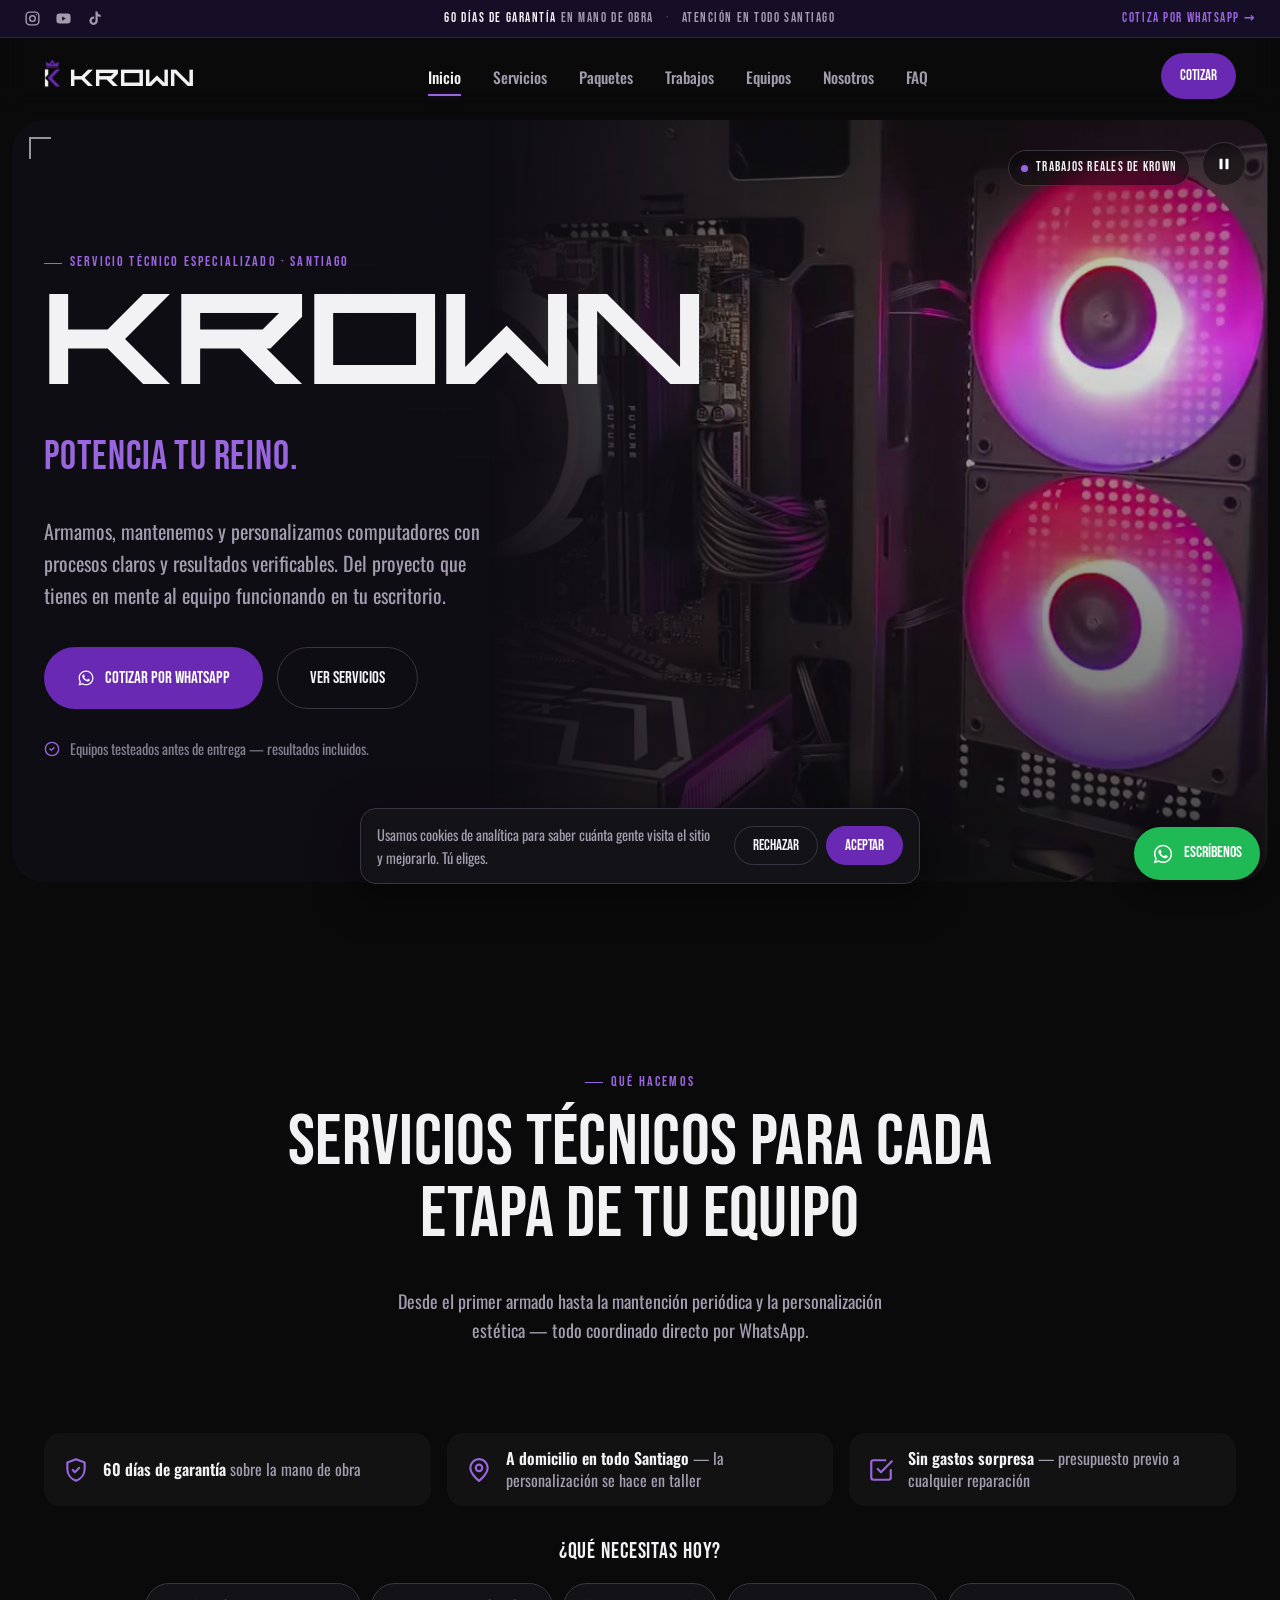
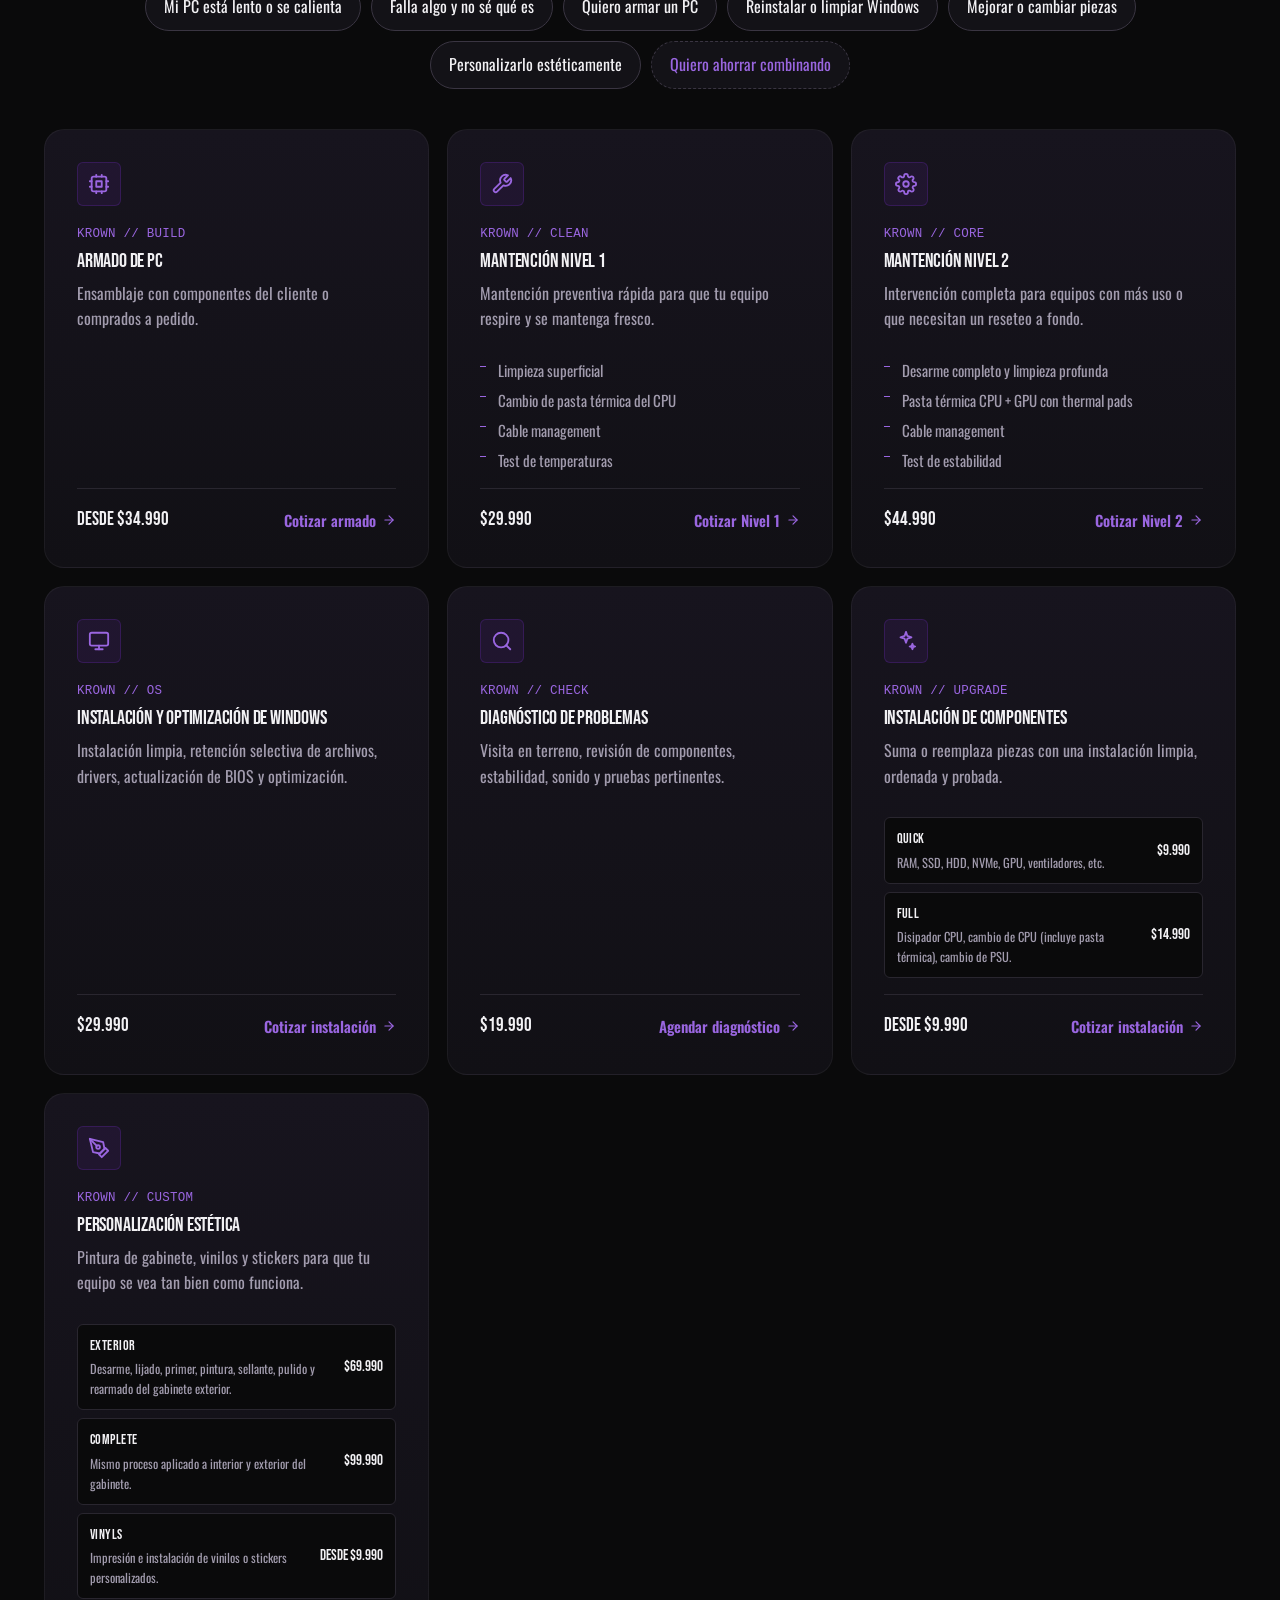
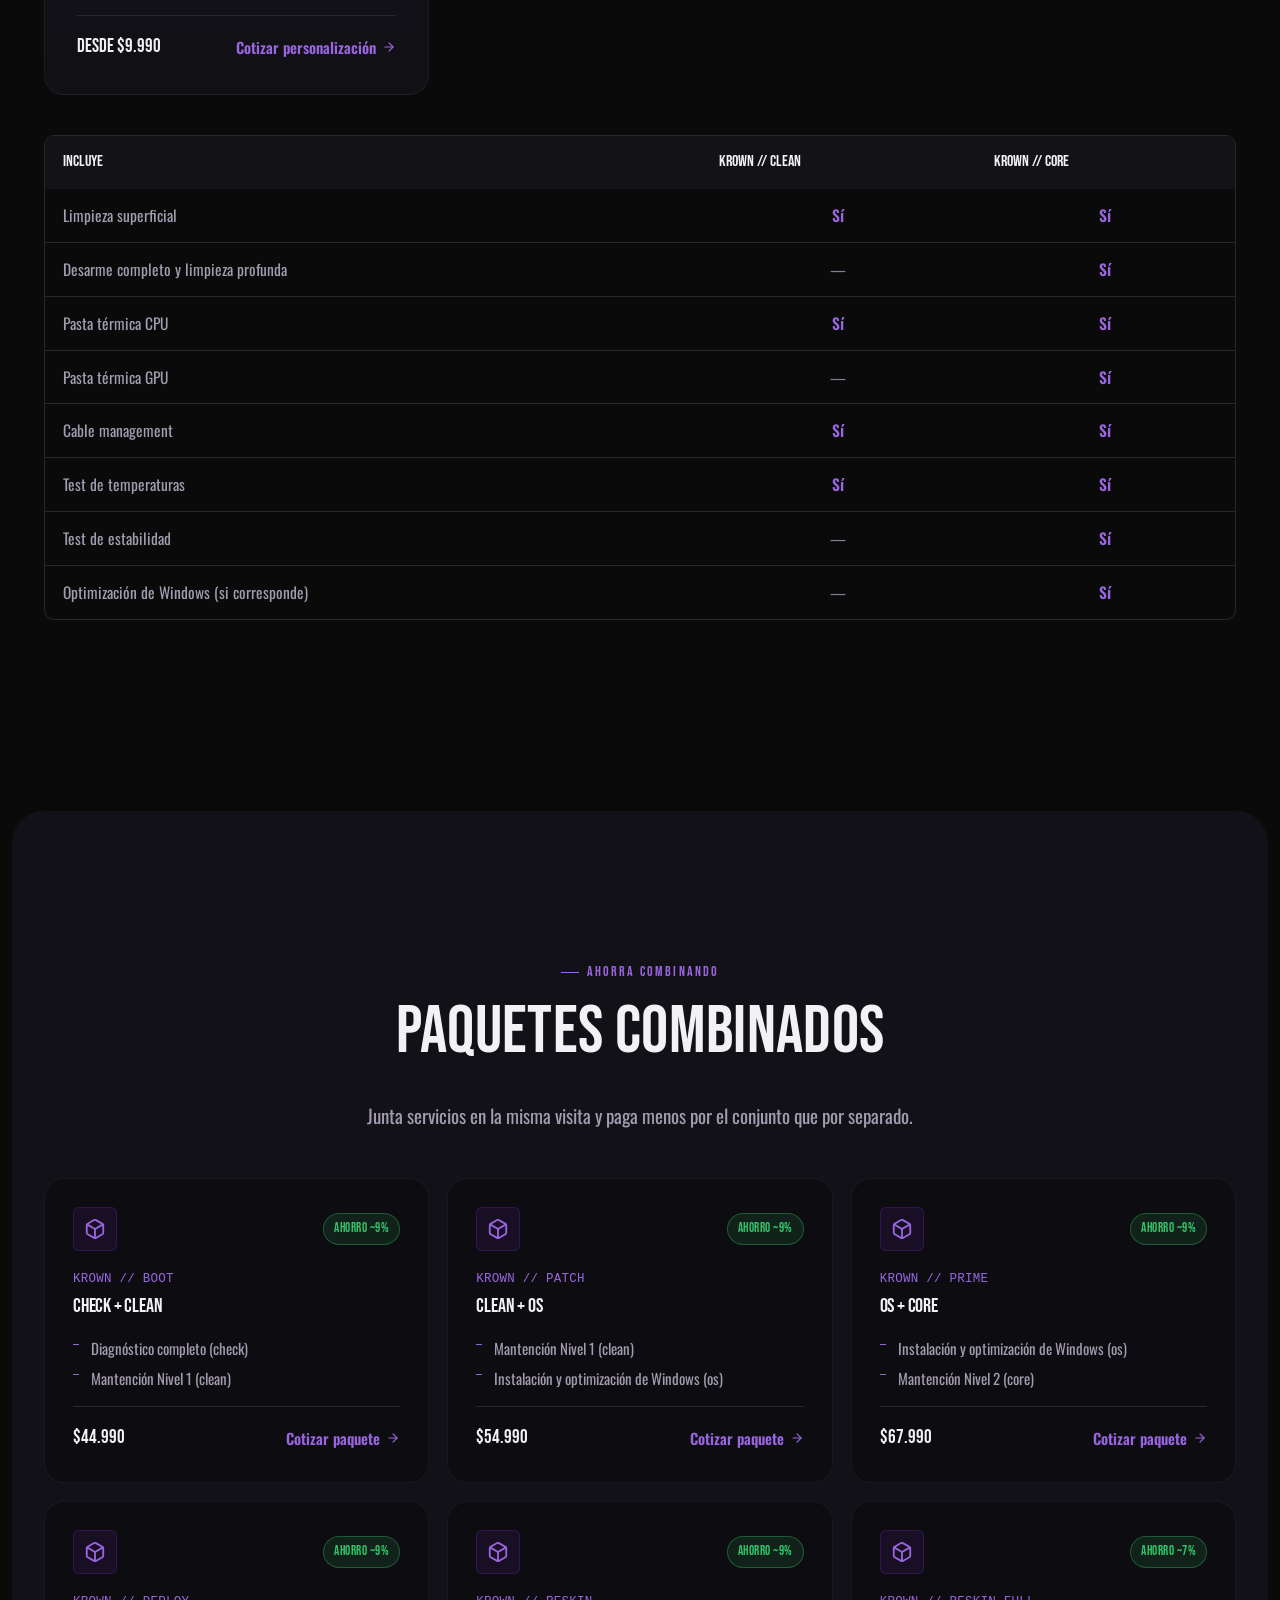
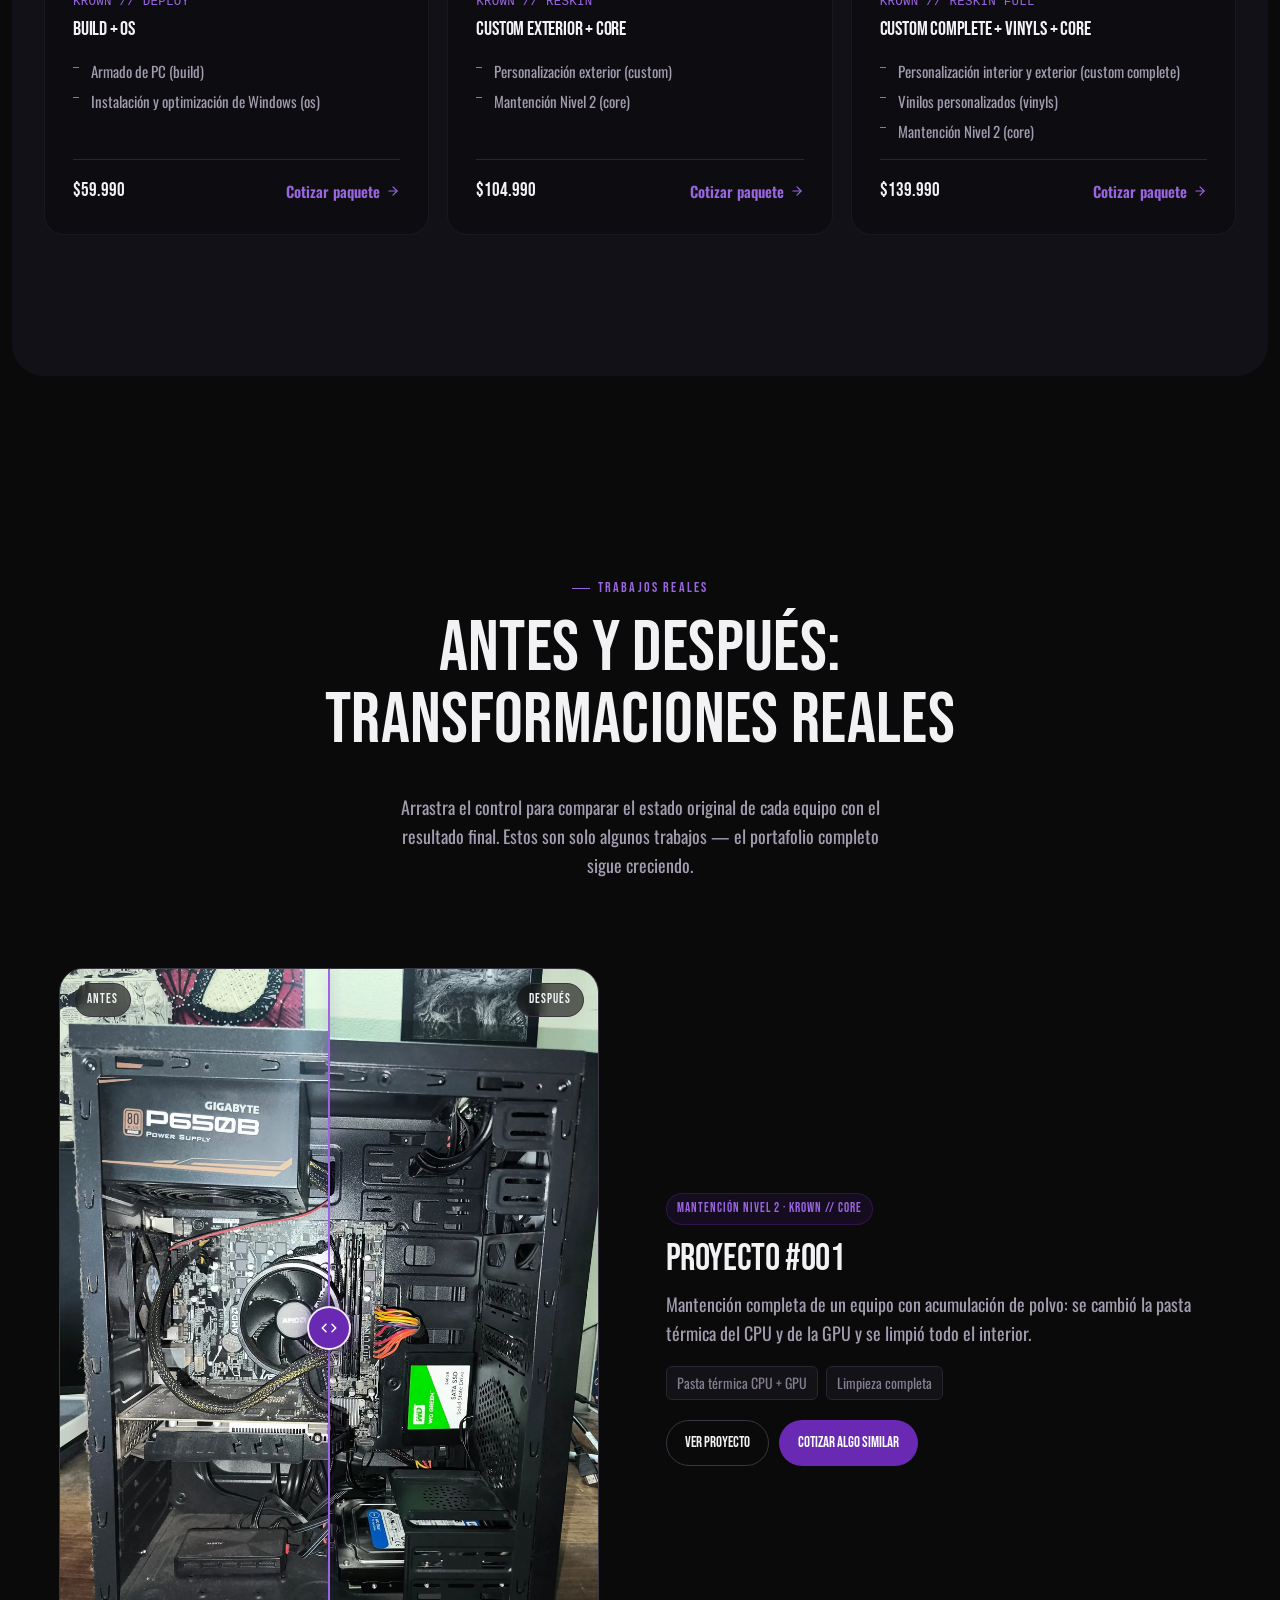
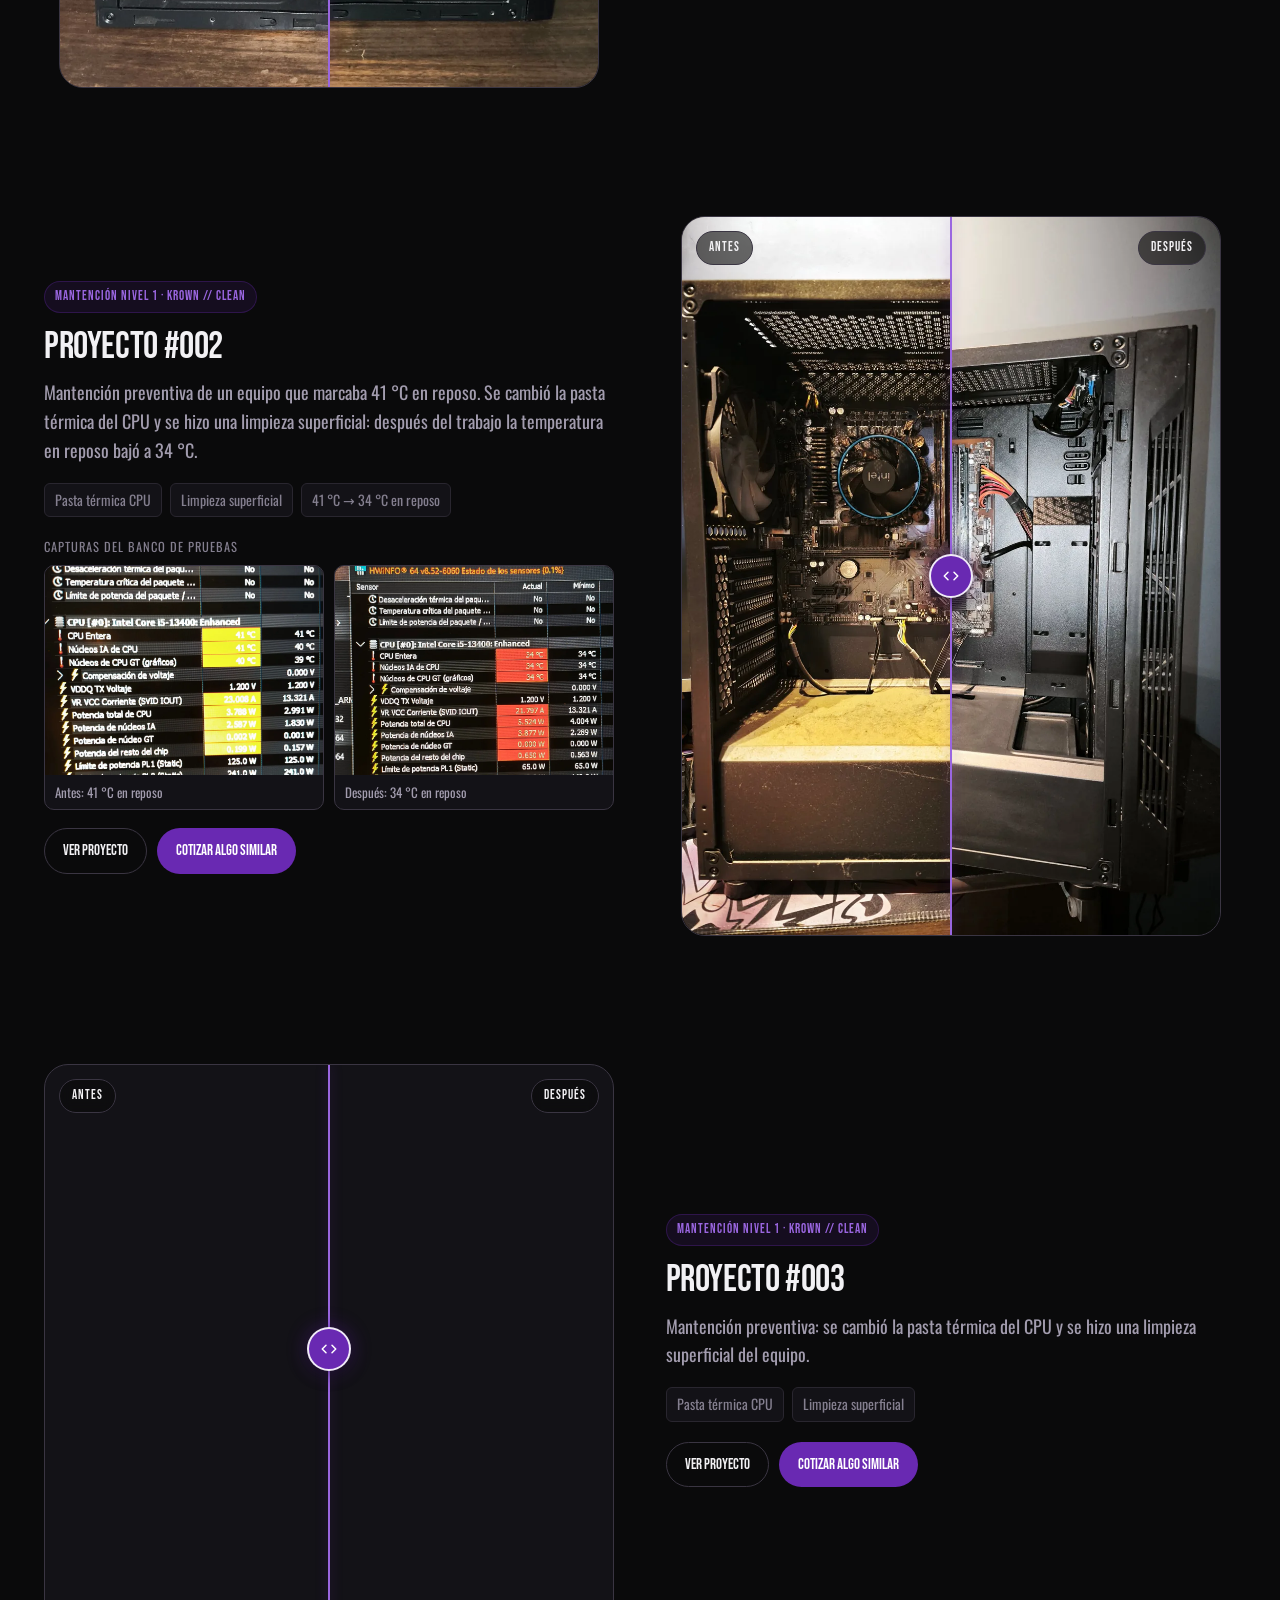
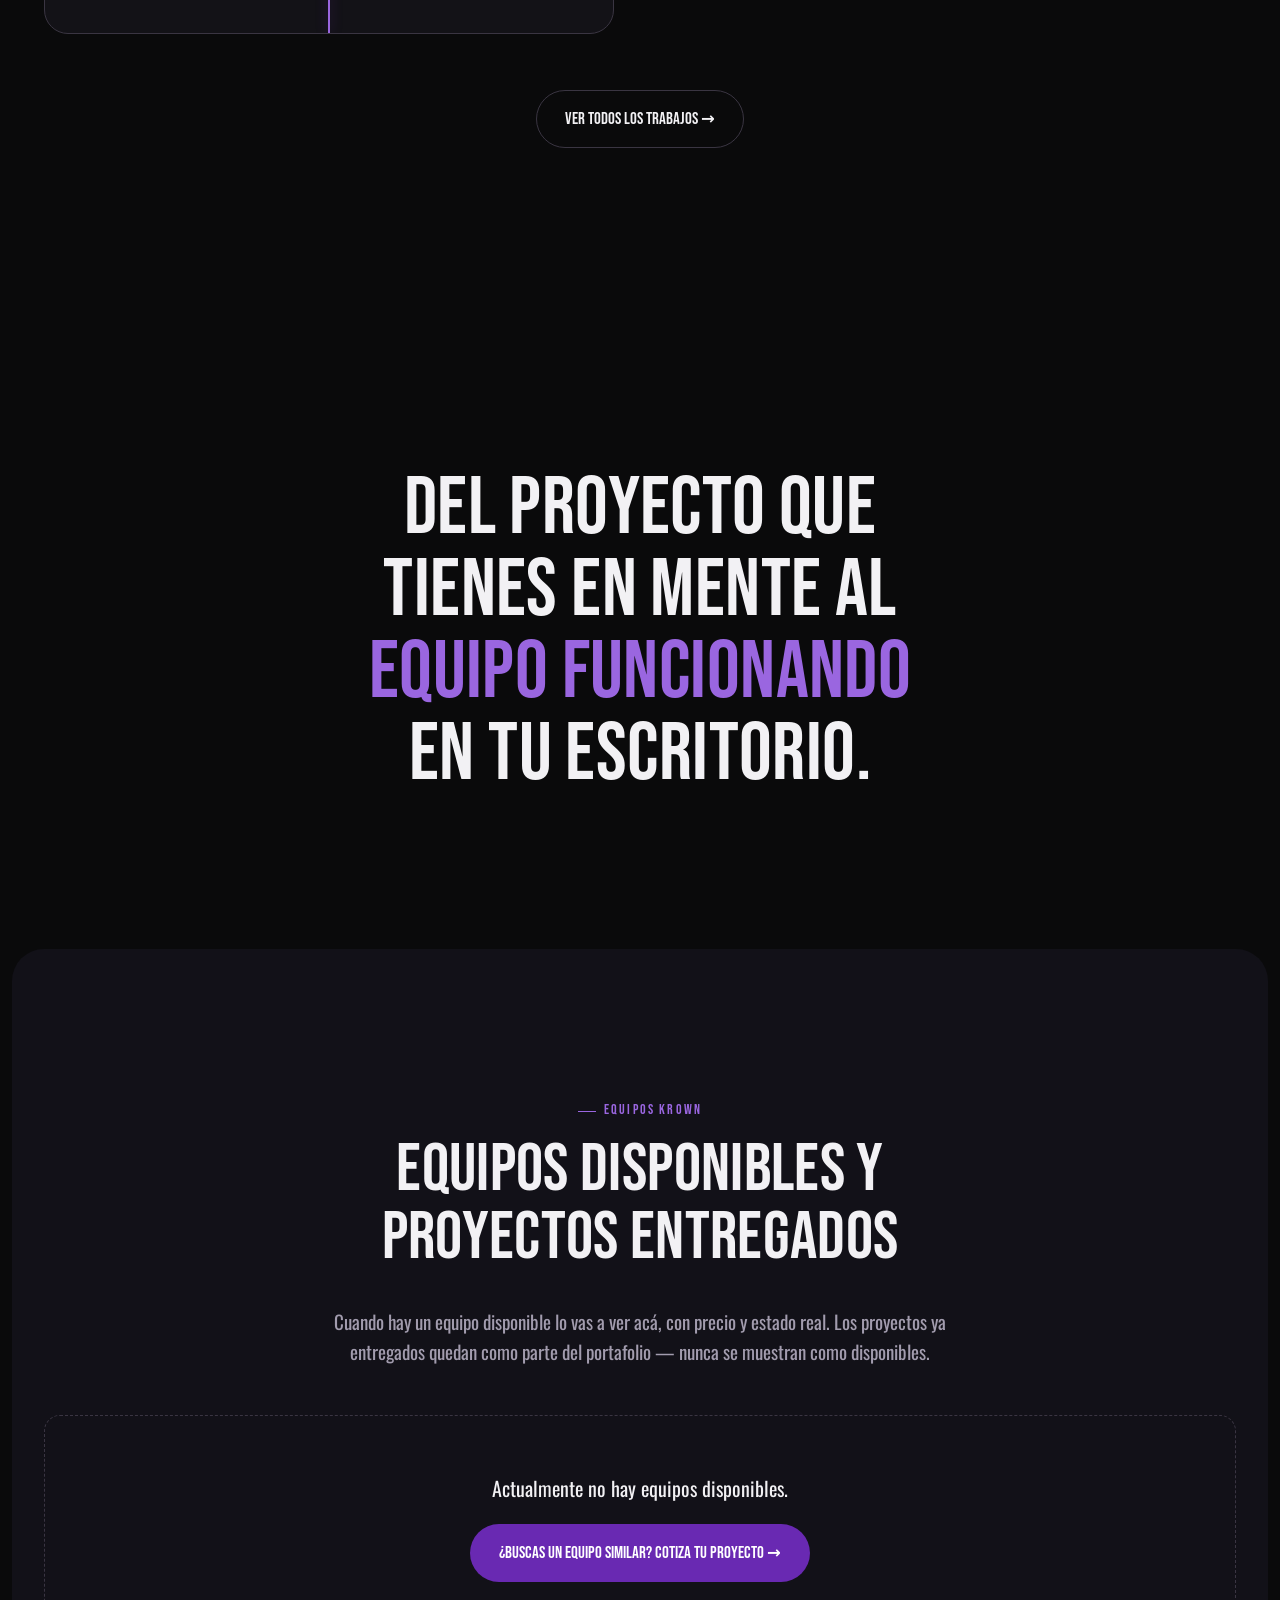
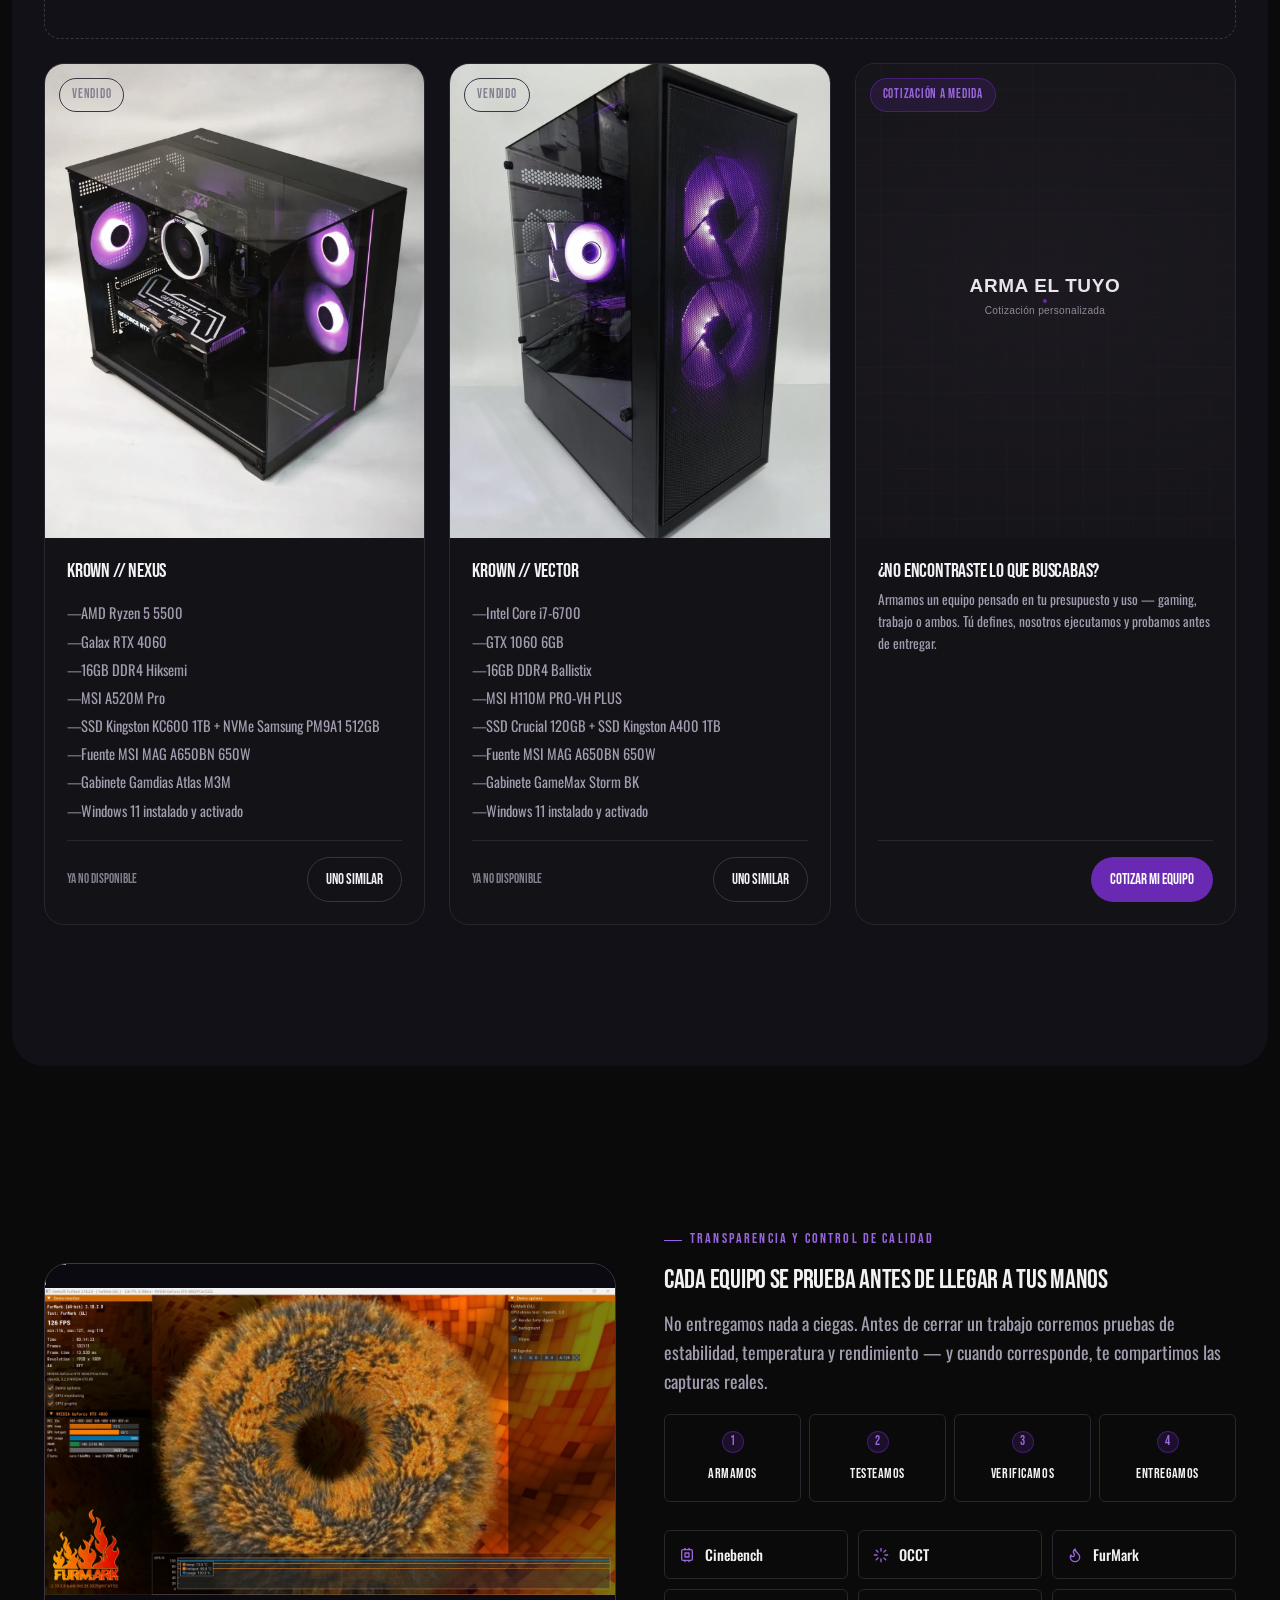
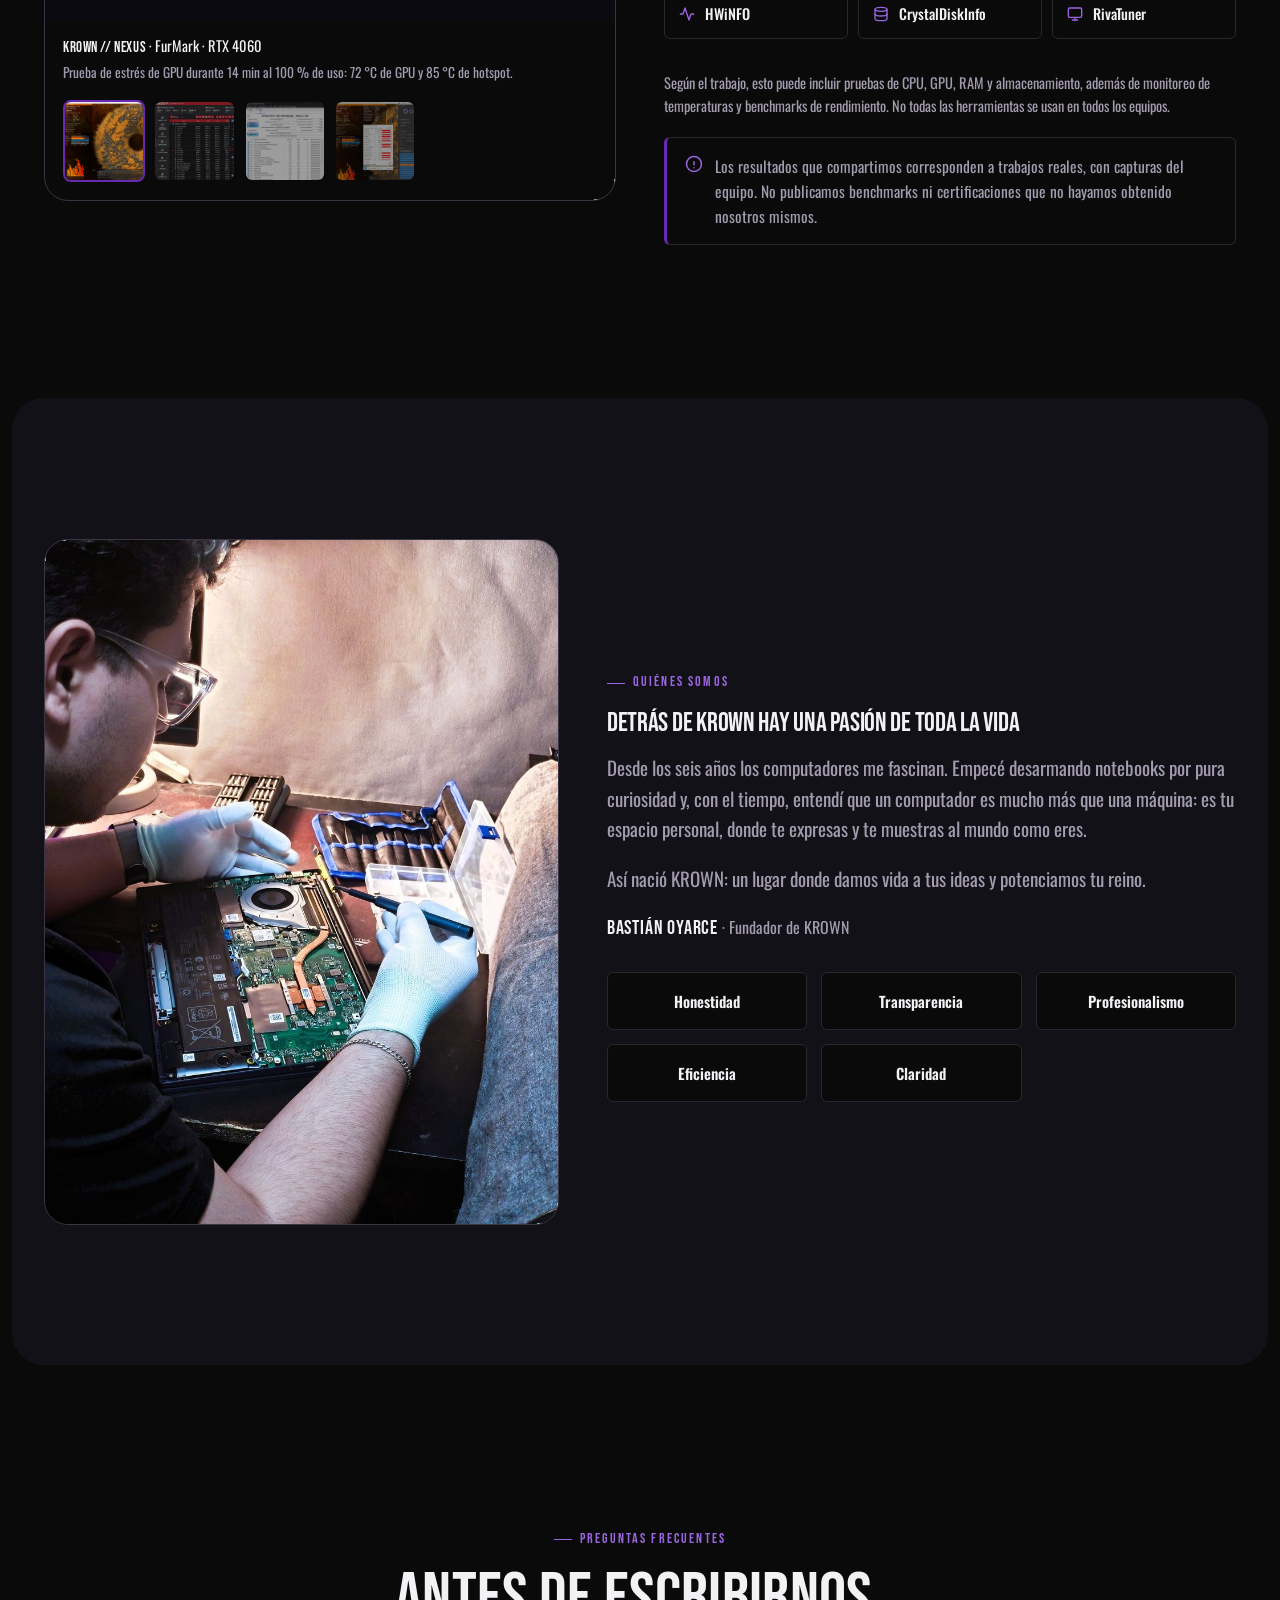
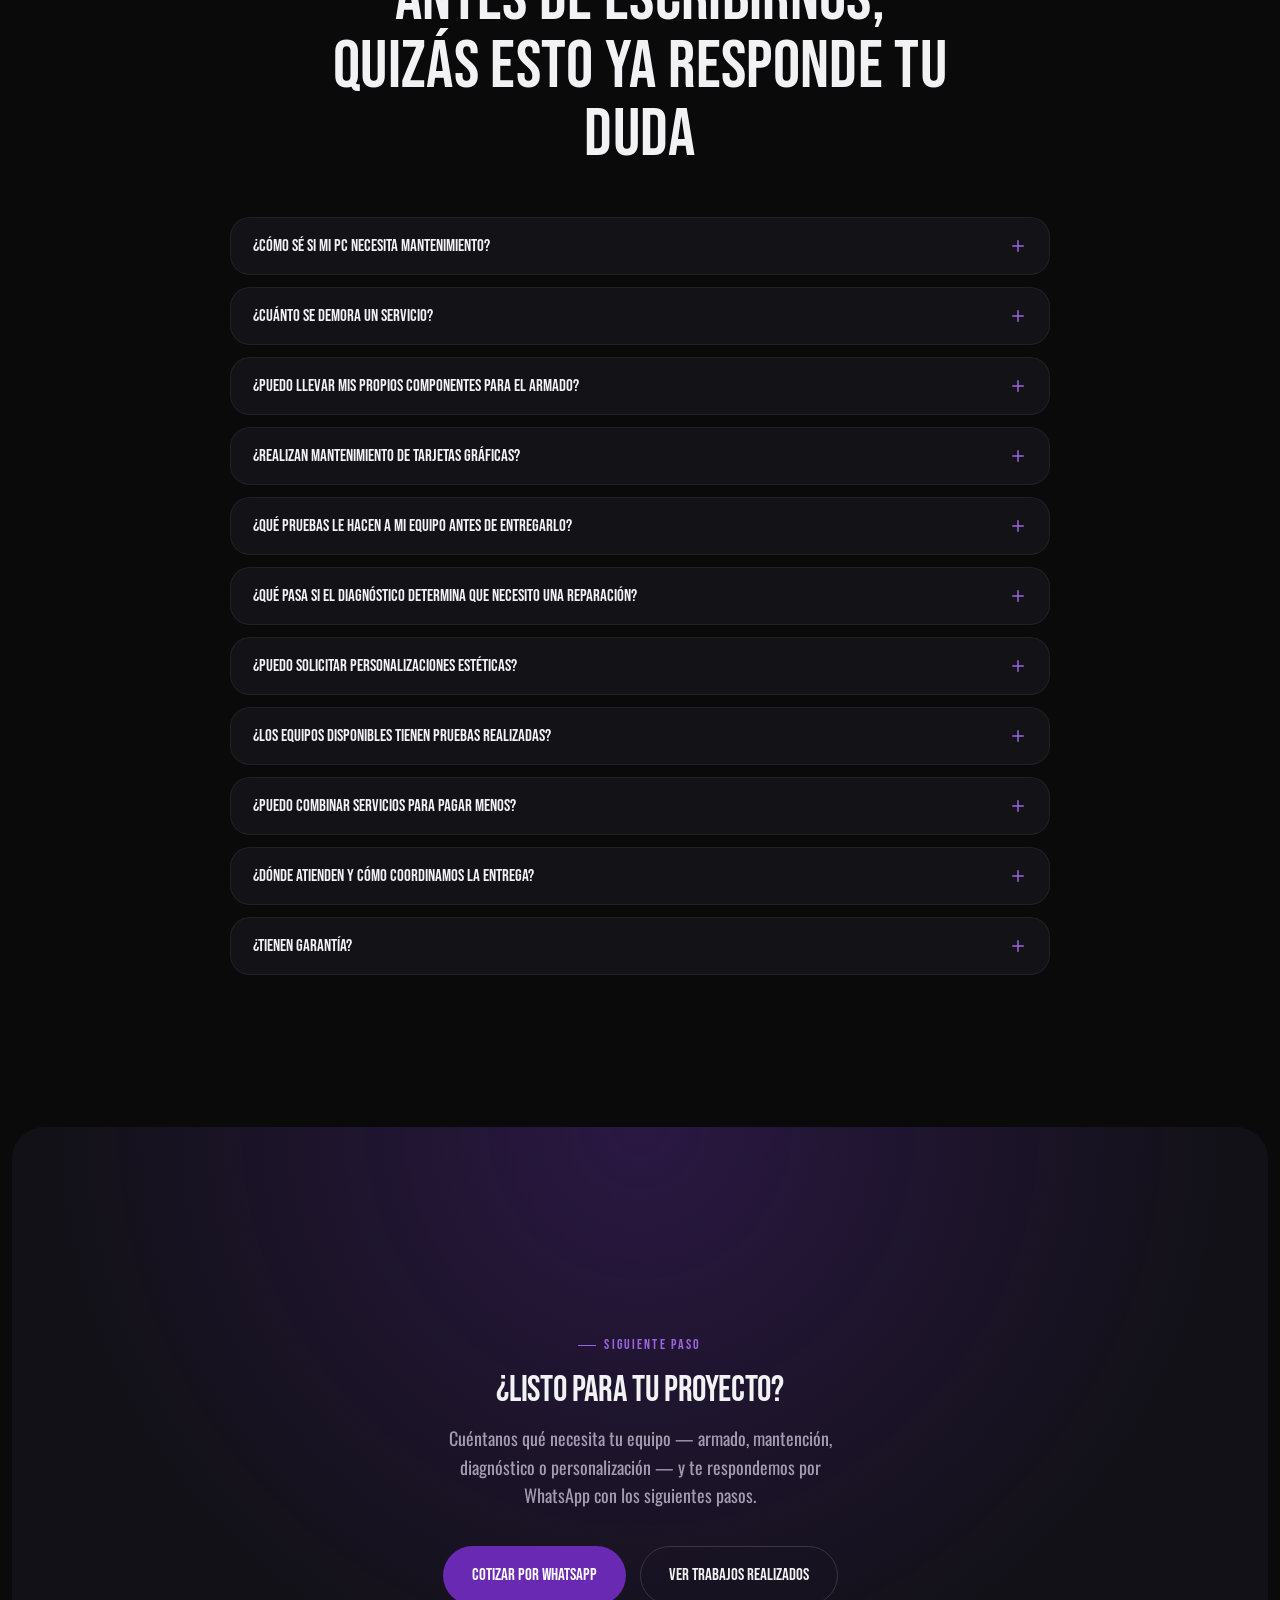
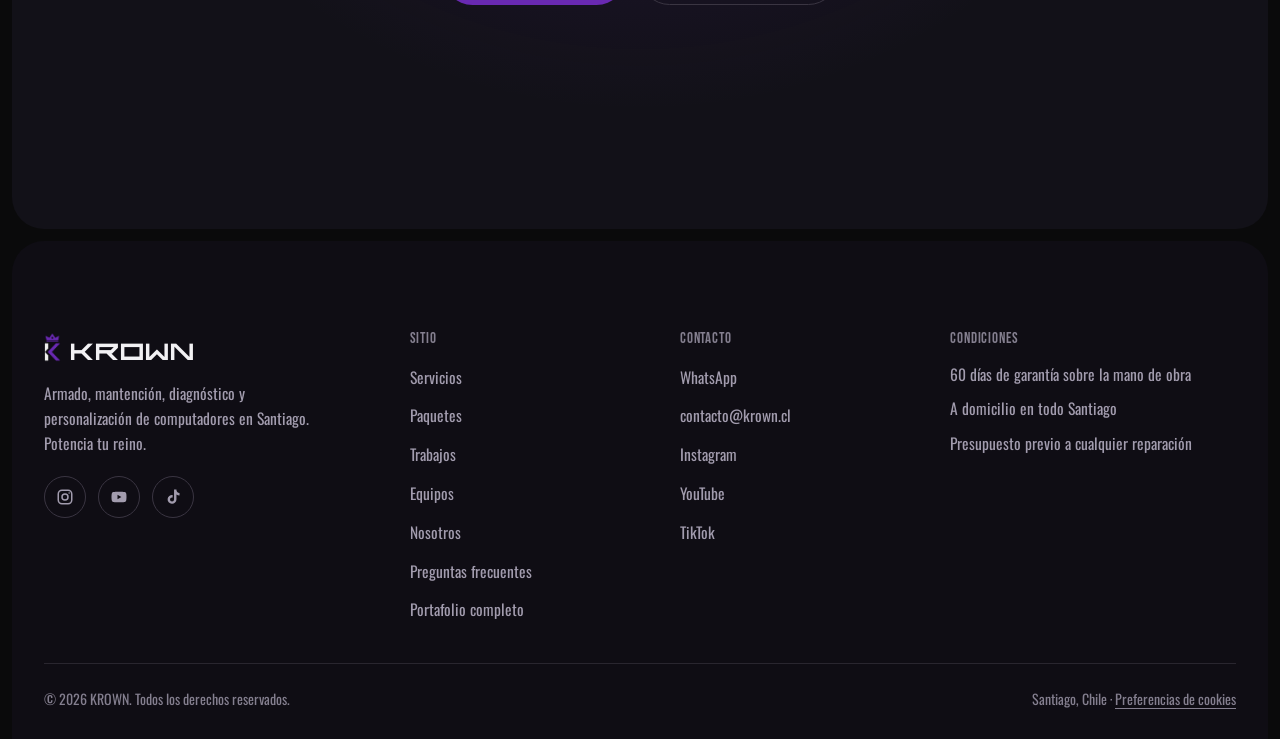
<file: index.html>
<!doctype html>
<html lang="es">
<head>
<meta charset="UTF-8" />
<meta name="viewport" content="width=device-width, initial-scale=1.0" />
<title>KROWN — Armado, mantención y personalización de PC en Santiago</title>
<meta name="description" content="KROWN es un taller técnico especializado en armado, mantención, diagnóstico y personalización de computadores en Santiago. Equipos probados antes de entregarlos." />

<meta property="og:type" content="website" />
<meta property="og:title" content="KROWN — Potencia tu reino" />
<meta property="og:description" content="Armado, mantención, diagnóstico y personalización de PC en Santiago. Equipos probados antes de entregarlos." />
<meta property="og:image" content="https://krown.cl/assets/logo/krown-lockup-dark.png" />
<meta property="og:image:width" content="2000" />
<meta property="og:image:height" content="1055" />
<meta property="og:url" content="https://krown.cl/" />
<meta property="og:site_name" content="Krown" />
<meta property="og:locale" content="es_CL" />
<meta name="twitter:card" content="summary_large_image" />
<link rel="canonical" href="https://krown.cl/" />

<link rel="icon" type="image/x-icon" href="favicon.ico" />
<link rel="icon" type="image/png" sizes="32x32" href="favicon-32x32.png" />
<link rel="icon" type="image/png" sizes="16x16" href="favicon-16x16.png" />
<link rel="apple-touch-icon" sizes="180x180" href="apple-touch-icon.png" />
<link rel="manifest" href="site.webmanifest" />

<link rel="preload" href="assets/fonts/Oswald-Regular.woff" as="font" type="font/woff" crossorigin />
<link rel="preload" href="assets/fonts/BebasNeue-Regular.woff" as="font" type="font/woff" crossorigin />
<link rel="preload" href="assets/fonts/Technos.woff" as="font" type="font/woff" crossorigin />
<link rel="stylesheet" href="css/styles.css" />
<script type="application/ld+json">
{
  "@context": "https://schema.org",
  "@type": "LocalBusiness",
  "@id": "https://krown.cl/#negocio",
  "name": "Krown",
  "legalName": "Krown SpA",
  "url": "https://krown.cl/",
  "logo": "https://krown.cl/android-chrome-512x512.png",
  "image": "https://krown.cl/assets/logo/krown-lockup-dark.png",
  "description": "Taller técnico de armado, mantención, diagnóstico, instalación de Windows y personalización de computadores en Santiago, Chile. Servicio a domicilio en todo Santiago; la personalización se hace en taller.",
  "telephone": "+56957374233",
  "email": "contacto@krown.cl",
  "areaServed": {
    "@type": "City",
    "name": "Santiago",
    "containedInPlace": {
      "@type": "Country",
      "name": "Chile"
    }
  },
  "serviceType": [
    "Armado de PC",
    "Mantención de PC",
    "Diagnóstico de problemas",
    "Instalación y optimización de Windows",
    "Instalación de componentes",
    "Personalización estética de gabinetes"
  ],
  "sameAs": [
    "https://www.instagram.com/krown.cl/",
    "https://www.youtube.com/@krown-cl",
    "https://www.tiktok.com/@krown_cl"
  ]
}
</script>
</head>
<body class="has-bar">

<a href="#main" class="skip-link">Saltar al contenido</a>

<!-- ============ HEADER ============ -->
<header class="site-header">
  <div class="announce">
    <div class="announce-social"><a href="#" data-social="instagram" target="_blank" rel="noopener" aria-label="Instagram de KROWN" hidden><svg viewBox="0 0 24 24" fill="none" stroke="currentColor" stroke-width="2" stroke-linecap="round" stroke-linejoin="round" aria-hidden="true"><rect x="3" y="3" width="18" height="18" rx="5"/><circle cx="12" cy="12" r="4"/><circle cx="17.5" cy="6.5" r="1" fill="currentColor" stroke="none"/></svg></a><a href="#" data-social="youtube" target="_blank" rel="noopener" aria-label="YouTube de KROWN" hidden><svg viewBox="0 0 24 24" fill="currentColor" aria-hidden="true"><path d="M21.6 7.2a2.5 2.5 0 0 0-1.8-1.8C18.2 5 12 5 12 5s-6.2 0-7.8.4A2.5 2.5 0 0 0 2.4 7.2C2 8.8 2 12 2 12s0 3.2.4 4.8a2.5 2.5 0 0 0 1.8 1.8C5.8 19 12 19 12 19s6.2 0 7.8-.4a2.5 2.5 0 0 0 1.8-1.8c.4-1.6.4-4.8.4-4.8s0-3.2-.4-4.8zM10 15V9l5.2 3z"/></svg></a><a href="#" data-social="tiktok" target="_blank" rel="noopener" aria-label="TikTok de KROWN" hidden><svg viewBox="0 0 24 24" fill="currentColor" aria-hidden="true"><path d="M16.6 2h-3.2v13.2a2.7 2.7 0 1 1-2.7-2.7c.3 0 .6 0 .8.1V9.3a5.9 5.9 0 1 0 5.1 5.9V8.6a7.1 7.1 0 0 0 4.1 1.3V6.7a4.2 4.2 0 0 1-4.1-4.7z"/></svg></a></div>
    <div class="announce-msg">
      <span><strong>60 días de garantía</strong> en mano de obra</span>
      <span class="announce-sep" aria-hidden="true">·</span>
      <span>Atención en todo Santiago</span>
    </div>
    <a href="#" class="announce-cta" data-wa="cotizarGeneral">Cotiza por WhatsApp →</a>
  </div>
  <div class="container">
    <a href="#inicio" class="logo">
      <img src="assets/logo/krown-icon.png" alt="" class="logo-icon" width="24" height="42" />
      <span class="logo-text">KROWN</span>
    </a>

    <nav class="nav-desktop" aria-label="Navegación principal">
      <ul>
        <li><a href="#inicio">Inicio</a></li>
        <li data-contenido-nav hidden><a href="#contenido">Contenido</a></li>
        <li><a href="#servicios">Servicios</a></li>
        <li><a href="#paquetes">Paquetes</a></li>
        <li><a href="#trabajos">Trabajos</a></li>
        <li><a href="#equipos">Equipos</a></li>
        <li><a href="#nosotros">Nosotros</a></li>
        <li><a href="#faq">FAQ</a></li>
      </ul>
    </nav>

    <div class="header-actions">
      <a href="#" class="btn btn-primary btn-sm" data-wa="cotizarGeneral">Cotizar</a>
      <button class="nav-toggle" aria-label="Abrir menú" aria-expanded="false">
        <svg viewBox="0 0 24 24" fill="none" stroke="currentColor" stroke-width="2" stroke-linecap="round" aria-hidden="true"><line x1="3" y1="6" x2="21" y2="6"/><line x1="3" y1="12" x2="21" y2="12"/><line x1="3" y1="18" x2="21" y2="18"/></svg>
      </button>
    </div>
  </div>
</header>

<nav class="nav-mobile" aria-label="Navegación móvil">
  <ul>
    <li><a href="#inicio">Inicio</a></li>
    <li data-contenido-nav hidden><a href="#contenido">Contenido</a></li>
    <li><a href="#servicios">Servicios</a></li>
    <li><a href="#paquetes">Paquetes</a></li>
    <li><a href="#trabajos">Trabajos</a></li>
    <li><a href="#equipos">Equipos</a></li>
    <li><a href="#nosotros">Nosotros</a></li>
    <li><a href="#faq">FAQ</a></li>
    <li><a href="trabajos.html">Portafolio completo</a></li>
  </ul>
  <div class="container">
    <a href="#" class="btn btn-primary btn-block" data-wa="cotizarGeneral">Cotizar por WhatsApp</a>
  </div>
</nav>

<main id="main">

  <!-- ============ HERO ============ -->
  <section class="hero" id="inicio">
    <div class="bg-grid" aria-hidden="true"></div>
    <div class="hero-media">
      <video autoplay muted loop playsinline poster="assets/video/hero-poster.jpg?v=3">
        <source src="assets/video/hero-loop.mp4?v=3" type="video/mp4" />
      </video>
      <span class="hero-media-tag"><span class="dot"></span> Trabajos reales de KROWN</span>
    </div>
    <div class="hero-hud hud-frame" aria-hidden="true"></div>
    <button type="button" class="hero-pause" aria-label="Pausar video" aria-pressed="false">
      <svg class="i-pause" viewBox="0 0 24 24" fill="currentColor" aria-hidden="true"><rect x="6" y="5" width="4" height="14" rx="1"/><rect x="14" y="5" width="4" height="14" rx="1"/></svg>
      <svg class="i-play" viewBox="0 0 24 24" fill="currentColor" aria-hidden="true"><path d="M8 5v14l11-7z"/></svg>
    </button>
    <div class="container">
      <div class="hero-copy">
        <span class="eyebrow">Servicio técnico especializado · Santiago</span>
        <h1>KROWN</h1>
        <p class="slogan">Potencia tu reino.</p>
        <p class="lead">Armamos, mantenemos y personalizamos computadores con procesos claros y resultados verificables. Del proyecto que tienes en mente al equipo funcionando en tu escritorio.</p>

        <div class="hero-ctas">
          <a href="#" class="btn btn-primary" data-wa="cotizarGeneral">
            <svg viewBox="0 0 24 24" fill="currentColor" aria-hidden="true"><path d="M12.04 2C6.58 2 2.13 6.45 2.13 11.91c0 1.75.46 3.45 1.32 4.95L2.05 22l5.25-1.38a9.9 9.9 0 0 0 4.74 1.21h.01c5.46 0 9.91-4.45 9.91-9.91 0-2.65-1.03-5.14-2.9-7.01A9.82 9.82 0 0 0 12.04 2zm0 18.14h-.01a8.2 8.2 0 0 1-4.18-1.15l-.3-.18-3.12.82.83-3.04-.2-.31a8.2 8.2 0 0 1-1.26-4.37c0-4.54 3.7-8.24 8.25-8.24 2.2 0 4.27.86 5.83 2.42a8.17 8.17 0 0 1 2.41 5.83c0 4.55-3.7 8.24-8.25 8.24zm4.52-6.17c-.25-.12-1.47-.72-1.7-.81-.23-.08-.39-.12-.56.13-.17.25-.64.81-.78.97-.14.17-.29.19-.54.06-.25-.12-1.04-.38-1.98-1.22-.73-.65-1.23-1.46-1.37-1.71-.14-.25-.02-.38.11-.51.11-.11.25-.29.37-.43.12-.14.16-.25.25-.41.08-.17.04-.31-.02-.44-.06-.12-.56-1.35-.77-1.85-.2-.48-.41-.42-.56-.43h-.48c-.17 0-.44.06-.67.31-.23.25-.87.85-.87 2.08 0 1.22.89 2.4 1.01 2.57.12.17 1.75 2.67 4.24 3.74.59.26 1.05.41 1.41.52.59.19 1.13.16 1.56.1.48-.07 1.47-.6 1.67-1.18.21-.58.21-1.07.15-1.18-.06-.1-.23-.17-.48-.29z"/></svg>
            Cotizar por WhatsApp
          </a>
          <a href="#servicios" class="btn btn-ghost">Ver servicios</a>
        </div>

        <div class="hero-trust">
          <svg viewBox="0 0 24 24" fill="none" stroke="currentColor" stroke-width="2" stroke-linecap="round" stroke-linejoin="round" aria-hidden="true"><path d="M9 12l2 2 4-4"/><circle cx="12" cy="12" r="10"/></svg>
          Equipos testeados antes de entrega — resultados incluidos.
        </div>
      </div>

    </div>
  </section>

  <!-- ============ CONTENIDO / REDES ============ -->
  <!-- Oculta por defecto: js/contenido.js solo la muestra si hay al menos un
       video cargado en js/contenido-data.js. -->
  <section class="contenido" id="contenido" aria-label="Contenido de KROWN en redes" hidden>
    <div class="container">
      <div class="section-head section-head--center">
        <span class="eyebrow">Contenido KROWN</span>
        <h2>Tecnología, builds y consejos en video</h2>
        <p>Videos propios sobre armado, mantenimiento y novedades tech. Míralos donde prefieras y síguenos para no perderte los próximos.</p>
      </div>

      <div class="contenido-layout" id="contenido-layout">
        <!-- Generado dinámicamente por js/contenido.js a partir de js/contenido-data.js -->
      </div>

      <div class="contenido-redes" id="contenido-redes" hidden>
        <!-- Botones a los perfiles (YouTube / Instagram / TikTok), según js/config.js -->
      </div>
    </div>
  </section>

  <!-- ============ SERVICIOS ============ -->
  <section id="servicios">
    <div class="container">
      <div class="section-head section-head--center">
        <span class="eyebrow">Qué hacemos</span>
        <h2>Servicios técnicos para cada etapa de tu equipo</h2>
        <p>Desde el primer armado hasta la mantención periódica y la personalización estética — todo coordinado directo por WhatsApp.</p>
      </div>

      <!-- Garantía y zona de atención -->
      <ul class="confianza-strip reveal" aria-label="Condiciones del servicio">
        <li>
          <svg viewBox="0 0 24 24" fill="none" stroke="currentColor" stroke-width="2" stroke-linecap="round" stroke-linejoin="round" aria-hidden="true"><path d="M12 2 4 5v6c0 5 3.4 9.3 8 11 4.6-1.7 8-6 8-11V5z"/><path d="m9 12 2 2 4-4"/></svg>
          <span><strong>60 días de garantía</strong> sobre la mano de obra</span>
        </li>
        <li>
          <svg viewBox="0 0 24 24" fill="none" stroke="currentColor" stroke-width="2" stroke-linecap="round" stroke-linejoin="round" aria-hidden="true"><path d="M20 10c0 6-8 12-8 12S4 16 4 10a8 8 0 0 1 16 0z"/><circle cx="12" cy="10" r="3"/></svg>
          <span><strong>A domicilio en todo Santiago</strong> — la personalización se hace en taller</span>
        </li>
        <li>
          <svg viewBox="0 0 24 24" fill="none" stroke="currentColor" stroke-width="2" stroke-linecap="round" stroke-linejoin="round" aria-hidden="true"><path d="M9 11l3 3L22 4"/><path d="M21 12v7a2 2 0 0 1-2 2H5a2 2 0 0 1-2-2V5a2 2 0 0 1 2-2h11"/></svg>
          <span><strong>Sin gastos sorpresa</strong> — presupuesto previo a cualquier reparación</span>
        </li>
      </ul>

      <!-- Selector: ¿qué necesitas? -->
      <div class="necesitas reveal">
        <p class="necesitas-title">¿Qué necesitas hoy?</p>
        <div class="necesitas-chips">
          <a class="necesitas-chip" href="#servicio-clean" data-destacar="servicio-clean servicio-core">Mi PC está lento o se calienta</a>
          <a class="necesitas-chip" href="#servicio-check">Falla algo y no sé qué es</a>
          <a class="necesitas-chip" href="#servicio-build">Quiero armar un PC</a>
          <a class="necesitas-chip" href="#servicio-os">Reinstalar o limpiar Windows</a>
          <a class="necesitas-chip" href="#servicio-upgrade">Mejorar o cambiar piezas</a>
          <a class="necesitas-chip" href="#servicio-custom">Personalizarlo estéticamente</a>
          <a class="necesitas-chip necesitas-chip--alt" href="#paquetes">Quiero ahorrar combinando</a>
        </div>
      </div>

      <div class="servicios-grid" id="servicios-grid">
        <!-- Generado dinámicamente por js/servicios.js a partir de js/servicios-data.js -->
      </div>

      <!-- Comparación Mantenimiento N1 vs N2 -->
      <p class="niveles-compare-hint">
        <svg viewBox="0 0 24 24" fill="none" stroke="currentColor" stroke-width="2" stroke-linecap="round" stroke-linejoin="round" aria-hidden="true"><line x1="5" y1="12" x2="19" y2="12"/><polyline points="12 5 19 12 12 19"/></svg>
        Desliza la tabla hacia el lado para ver ambos niveles
      </p>
      <div class="niveles-compare reveal">
        <table>
          <thead>
            <tr>
              <th>Incluye</th>
              <th>KROWN // CLEAN</th>
              <th>KROWN // CORE</th>
            </tr>
          </thead>
          <tbody>
            <tr><th scope="row">Limpieza superficial</th><td class="yes">Sí</td><td class="yes">Sí</td></tr>
            <tr><th scope="row">Desarme completo y limpieza profunda</th><td>—</td><td class="yes">Sí</td></tr>
            <tr><th scope="row">Pasta térmica CPU</th><td class="yes">Sí</td><td class="yes">Sí</td></tr>
            <tr><th scope="row">Pasta térmica GPU</th><td>—</td><td class="yes">Sí</td></tr>
            <tr><th scope="row">Cable management</th><td class="yes">Sí</td><td class="yes">Sí</td></tr>
            <tr><th scope="row">Test de temperaturas</th><td class="yes">Sí</td><td class="yes">Sí</td></tr>
            <tr><th scope="row">Test de estabilidad</th><td>—</td><td class="yes">Sí</td></tr>
            <tr><th scope="row">Optimización de Windows (si corresponde)</th><td>—</td><td class="yes">Sí</td></tr>
          </tbody>
        </table>
      </div>
    </div>
  </section>

  <!-- ============ PAQUETES ============ -->
  <section class="paquetes" id="paquetes">
    <div class="container">
      <div class="section-head section-head--center">
        <span class="eyebrow">Ahorra combinando</span>
        <h2>Paquetes combinados</h2>
        <p>Junta servicios en la misma visita y paga menos por el conjunto que por separado.</p>
      </div>
      <div class="servicios-grid" id="paquetes-grid">
        <!-- Generado dinámicamente por js/servicios.js a partir de js/servicios-data.js -->
      </div>
    </div>
  </section>

  <!-- ============ TRABAJOS DESTACADOS ============ -->
  <section id="trabajos">
    <div class="container">
      <div class="section-head section-head--center">
        <span class="eyebrow">Trabajos reales</span>
        <h2>Antes y después: transformaciones reales</h2>
        <p>Arrastra el control para comparar el estado original de cada equipo con el resultado final. Estos son solo algunos trabajos — el portafolio completo sigue creciendo.</p>
      </div>

      <div class="trabajos-list">

        <article class="trabajo-card reveal">
          <div class="ba-slider" style="--ba-ratio:3 / 4; --ba-r:0.750">
            <span class="ba-label ba-label--before">Antes</span>
            <span class="ba-label ba-label--after">Después</span>
            <img class="ba-after" src="assets/img/trabajos/proyecto-001-despues.webp" alt="Interior del equipo después de la mantención nivel 2, limpio" loading="lazy" decoding="async" />
            <div class="ba-before-wrap">
              <img src="assets/img/trabajos/proyecto-001-antes.webp" alt="Interior del equipo antes de la mantención nivel 2, con polvo y cables desordenados" loading="lazy" decoding="async" />
            </div>
            <div class="ba-handle">
              <div class="ba-handle-grip">
                <svg viewBox="0 0 24 24" fill="none" stroke="currentColor" stroke-width="2" stroke-linecap="round" stroke-linejoin="round" aria-hidden="true"><polyline points="8 7 3 12 8 17"/><polyline points="16 7 21 12 16 17"/></svg>
              </div>
            </div>
          </div>
          <div class="trabajo-info">
            <span class="tag">Mantención Nivel 2 · KROWN // CORE</span>
            <h3>Proyecto #001</h3>
            <p>Mantención completa de un equipo con acumulación de polvo: se cambió la pasta térmica del CPU y de la GPU y se limpió todo el interior.</p>
            <div class="trabajo-meta">
              <span>Pasta térmica CPU + GPU</span>
              <span>Limpieza completa</span>
            </div>
            <div class="trabajo-actions">
              <a href="trabajos.html#proyecto-001" class="btn btn-ghost btn-sm">Ver proyecto</a>
              <a href="#" class="btn btn-primary btn-sm" data-wa="trabajoSimilar" data-wa-param="Proyecto #001 — Mantención Nivel 2 · KROWN // CORE">Cotizar algo similar</a>
            </div>
          </div>
        </article>

        <article class="trabajo-card reveal">
          <div class="ba-slider" style="--ba-ratio:3 / 4; --ba-r:0.750">
            <span class="ba-label ba-label--before">Antes</span>
            <span class="ba-label ba-label--after">Después</span>
            <img class="ba-after" src="assets/img/trabajos/proyecto-002-despues.webp" alt="Equipo limpio después de la mantención nivel 1" loading="lazy" decoding="async" />
            <div class="ba-before-wrap">
              <img src="assets/img/trabajos/proyecto-002-antes.webp" alt="Equipo con polvo acumulado antes de la mantención nivel 1" loading="lazy" decoding="async" />
            </div>
            <div class="ba-handle">
              <div class="ba-handle-grip">
                <svg viewBox="0 0 24 24" fill="none" stroke="currentColor" stroke-width="2" stroke-linecap="round" stroke-linejoin="round" aria-hidden="true"><polyline points="8 7 3 12 8 17"/><polyline points="16 7 21 12 16 17"/></svg>
              </div>
            </div>
          </div>
          <div class="trabajo-info">
            <span class="tag">Mantención Nivel 1 · KROWN // CLEAN</span>
            <h3>Proyecto #002</h3>
            <p>Mantención preventiva de un equipo que marcaba 41 °C en reposo. Se cambió la pasta térmica del CPU y se hizo una limpieza superficial: después del trabajo la temperatura en reposo bajó a 34 °C.</p>
            <div class="trabajo-meta">
              <span>Pasta térmica CPU</span>
              <span>Limpieza superficial</span>
              <span>41 °C → 34 °C en reposo</span>
            </div>
            <div class="trabajo-capturas">
              <span class="trabajo-capturas-titulo">Capturas del banco de pruebas</span>
              <div class="trabajo-capturas-grid">
                <a href="assets/img/trabajos/proyecto-002-banco-antes.webp" target="_blank" rel="noopener"><img src="assets/img/trabajos/proyecto-002-banco-antes.webp" alt="Antes: 41 °C en reposo" loading="lazy" decoding="async" /><span>Antes: 41 °C en reposo</span></a>
                <a href="assets/img/trabajos/proyecto-002-banco-despues.webp" target="_blank" rel="noopener"><img src="assets/img/trabajos/proyecto-002-banco-despues.webp" alt="Después: 34 °C en reposo" loading="lazy" decoding="async" /><span>Después: 34 °C en reposo</span></a>
              </div>
            </div>
            <div class="trabajo-actions">
              <a href="trabajos.html#proyecto-002" class="btn btn-ghost btn-sm">Ver proyecto</a>
              <a href="#" class="btn btn-primary btn-sm" data-wa="trabajoSimilar" data-wa-param="Proyecto #002 — Mantención Nivel 1 · KROWN // CLEAN">Cotizar algo similar</a>
            </div>
          </div>
        </article>

        <article class="trabajo-card reveal">
          <div class="ba-slider" style="--ba-ratio:1 / 1; --ba-r:1.000">
            <span class="ba-label ba-label--before">Antes</span>
            <span class="ba-label ba-label--after">Después</span>
            <img class="ba-after" src="assets/img/trabajos/proyecto-003-despues.webp" alt="Equipo limpio después de la mantención nivel 1" loading="lazy" decoding="async" />
            <div class="ba-before-wrap">
              <img src="assets/img/trabajos/proyecto-003-antes.webp" alt="Equipo con polvo acumulado antes de la mantención nivel 1" loading="lazy" decoding="async" />
            </div>
            <div class="ba-handle">
              <div class="ba-handle-grip">
                <svg viewBox="0 0 24 24" fill="none" stroke="currentColor" stroke-width="2" stroke-linecap="round" stroke-linejoin="round" aria-hidden="true"><polyline points="8 7 3 12 8 17"/><polyline points="16 7 21 12 16 17"/></svg>
              </div>
            </div>
          </div>
          <div class="trabajo-info">
            <span class="tag">Mantención Nivel 1 · KROWN // CLEAN</span>
            <h3>Proyecto #003</h3>
            <p>Mantención preventiva: se cambió la pasta térmica del CPU y se hizo una limpieza superficial del equipo.</p>
            <div class="trabajo-meta">
              <span>Pasta térmica CPU</span>
              <span>Limpieza superficial</span>
            </div>
            <div class="trabajo-actions">
              <a href="trabajos.html#proyecto-003" class="btn btn-ghost btn-sm">Ver proyecto</a>
              <a href="#" class="btn btn-primary btn-sm" data-wa="trabajoSimilar" data-wa-param="Proyecto #003 — Mantención Nivel 1 · KROWN // CLEAN">Cotizar algo similar</a>
            </div>
          </div>
        </article>

      </div>

      <div class="ver-todos">
        <a href="trabajos.html" class="btn btn-ghost">Ver todos los trabajos →</a>
      </div>
    </div>
  </section>

  <!-- ============ EQUIPOS ============ -->
  <!-- ============ LEMA ============ -->
  <section class="statement" aria-label="Lema de KROWN">
    <div class="container">
      <p class="statement-text reveal">Del proyecto que tienes en mente al <span>equipo funcionando</span> en tu escritorio.</p>
    </div>
  </section>

  <section id="equipos">
    <div class="container">
      <div class="section-head section-head--center">
        <span class="eyebrow">Equipos KROWN</span>
        <h2>Equipos disponibles y proyectos entregados</h2>
        <p>Cuando hay un equipo disponible lo vas a ver acá, con precio y estado real. Los proyectos ya entregados quedan como parte del portafolio — nunca se muestran como disponibles.</p>
      </div>

      <div class="equipos-grid" id="equipos-grid" aria-live="polite">
        <!-- Generado dinámicamente por js/equipos.js a partir de js/equipos-data.js -->
      </div>
    </div>
  </section>

  <!-- ============ PROCESO / TESTING ============ -->
  <section class="testing" id="proceso">
    <div class="container">
      <div class="testing-media hud-frame reveal">
        <!-- Galería generada por js/bench.js a partir de js/bench-data.js. -->
        <div class="bench" id="bench">
          <div class="bench-stage"><img src="assets/img/banco/nexus-furmark-rtx4060.webp" alt="Prueba de estrés de GPU en el banco de pruebas KROWN" loading="lazy" decoding="async" /></div>
        </div>
      </div>

      <div class="testing-copy reveal">
        <span class="eyebrow">Transparencia y control de calidad</span>
        <h2>Cada equipo se prueba antes de llegar a tus manos</h2>
        <p>No entregamos nada a ciegas. Antes de cerrar un trabajo corremos pruebas de estabilidad, temperatura y rendimiento — y cuando corresponde, te compartimos las capturas reales.</p>

        <div class="proceso-steps">
          <div class="proceso-step"><span class="num">1</span><span class="label">Armamos</span></div>
          <div class="proceso-step"><span class="num">2</span><span class="label">Testeamos</span></div>
          <div class="proceso-step"><span class="num">3</span><span class="label">Verificamos</span></div>
          <div class="proceso-step"><span class="num">4</span><span class="label">Entregamos</span></div>
        </div>

        <div class="testing-tools">
          <div class="testing-tool"><svg viewBox="0 0 24 24" fill="none" stroke="currentColor" stroke-width="2" stroke-linecap="round" stroke-linejoin="round" aria-hidden="true"><rect x="4" y="4" width="16" height="16" rx="2"/><rect x="9" y="9" width="6" height="6"/><line x1="9" y1="2" x2="9" y2="4"/><line x1="15" y1="2" x2="15" y2="4"/><line x1="9" y1="20" x2="9" y2="22"/><line x1="15" y1="20" x2="15" y2="22"/></svg> Cinebench</div>
          <div class="testing-tool"><svg viewBox="0 0 24 24" fill="none" stroke="currentColor" stroke-width="2" stroke-linecap="round" stroke-linejoin="round" aria-hidden="true"><path d="M12 2v4M12 18v4M4.9 4.9l2.8 2.8M16.3 16.3l2.8 2.8M2 12h4M18 12h4M4.9 19.1l2.8-2.8M16.3 7.7l2.8-2.8"/></svg> OCCT</div>
          <div class="testing-tool"><svg viewBox="0 0 24 24" fill="none" stroke="currentColor" stroke-width="2" stroke-linecap="round" stroke-linejoin="round" aria-hidden="true"><path d="M8.5 14.5A2.5 2.5 0 0 0 11 12c0-1.38-.5-2-1-3-1.072-2.143-.224-4.054 2-6 .5 2.5 2 4.9 4 6.5 2 1.6 3 3.5 3 5.5a7 7 0 1 1-14 0c0-1.153.433-2.294 1-3a2.5 2.5 0 0 0 2.5 2.5z"/></svg> FurMark</div>
          <div class="testing-tool"><svg viewBox="0 0 24 24" fill="none" stroke="currentColor" stroke-width="2" stroke-linecap="round" stroke-linejoin="round" aria-hidden="true"><path d="M22 12h-4l-3 9L9 3l-3 9H2"/></svg> HWiNFO</div>
          <div class="testing-tool"><svg viewBox="0 0 24 24" fill="none" stroke="currentColor" stroke-width="2" stroke-linecap="round" stroke-linejoin="round" aria-hidden="true"><ellipse cx="12" cy="5" rx="9" ry="3"/><path d="M3 5v14c0 1.66 4.03 3 9 3s9-1.34 9-3V5"/><path d="M3 12c0 1.66 4.03 3 9 3s9-1.34 9-3"/></svg> CrystalDiskInfo</div>
          <div class="testing-tool"><svg viewBox="0 0 24 24" fill="none" stroke="currentColor" stroke-width="2" stroke-linecap="round" stroke-linejoin="round" aria-hidden="true"><rect x="2" y="3" width="20" height="14" rx="2"/><line x1="8" y1="21" x2="16" y2="21"/><line x1="12" y1="17" x2="12" y2="21"/></svg> RivaTuner</div>
        </div>

        <p style="margin-bottom:20px; font-size:14.5px;">Según el trabajo, esto puede incluir pruebas de CPU, GPU, RAM y almacenamiento, además de monitoreo de temperaturas y benchmarks de rendimiento. No todas las herramientas se usan en todos los equipos.</p>

        <div class="testing-note">
          <svg viewBox="0 0 24 24" fill="none" stroke="currentColor" stroke-width="2" stroke-linecap="round" stroke-linejoin="round" aria-hidden="true" style="width:18px;height:18px;flex-shrink:0;color:var(--purple-light);margin-top:1px;"><path d="M12 9v4"/><path d="M12 17h.01"/><circle cx="12" cy="12" r="10"/></svg>
          <span>Los resultados que compartimos corresponden a trabajos reales, con capturas del equipo. No publicamos benchmarks ni certificaciones que no hayamos obtenido nosotros mismos.</span>
        </div>
      </div>
    </div>
  </section>

  <!-- ============ QUIÉNES SOMOS ============ -->
  <section class="nosotros" id="nosotros">
    <div class="container">
      <!-- Foto de Bastián: deja tu foto en assets/img/misc/bastian.jpg. Mientras el
           archivo no exista, esta columna se oculta sola (js/main.js) y el texto
           queda centrado — nunca se ve un recuadro vacío. -->
      <figure class="nosotros-media hud-frame reveal" id="nosotros-media" hidden>
        <img src="assets/img/misc/bastian.jpg" alt="Bastián Oyarce, fundador de KROWN" loading="lazy" decoding="async" />
      </figure>

      <div class="nosotros-copy reveal">
        <span class="eyebrow">Quiénes somos</span>
        <h2>Detrás de KROWN hay una pasión de toda la vida</h2>
        <p class="nosotros-historia">Desde los seis años los computadores me fascinan. Empecé desarmando notebooks por pura curiosidad y, con el tiempo, entendí que un computador es mucho más que una máquina: es tu espacio personal, donde te expresas y te muestras al mundo como eres.</p>
        <p class="nosotros-historia">Así nació KROWN: un lugar donde damos vida a tus ideas y potenciamos tu reino.</p>
        <p class="nosotros-firma"><strong>Bastián Oyarce</strong> · Fundador de KROWN</p>

        <div class="valores-grid">
          <div class="valor-item">Honestidad</div>
          <div class="valor-item">Transparencia</div>
          <div class="valor-item">Profesionalismo</div>
          <div class="valor-item">Eficiencia</div>
          <div class="valor-item">Claridad</div>
        </div>
      </div>
    </div>
  </section>

  <!-- ============ TESTIMONIOS ============ -->
  <!-- Oculta por defecto: js/testimonials.js solo la muestra si hay al menos
       un testimonio real cargado en js/testimonials-data.js. Nunca se deben
       publicar testimonios inventados ni marcadores de posición visibles. -->
  <section class="testimonios" id="testimonios" aria-label="Testimonios de clientes" hidden>
    <div class="marquee">
      <div class="marquee-track" id="testimonios-track"></div>
    </div>
  </section>

  <!-- ============ FAQ ============ -->
  <section id="faq">
    <div class="container">
      <div class="section-head section-head--center">
        <span class="eyebrow">Preguntas frecuentes</span>
        <h2>Antes de escribirnos, quizás esto ya responde tu duda</h2>
      </div>

      <div class="faq-list" id="faq-list">
        <!-- Generado dinámicamente por js/faq.js a partir de js/faq-data.js -->
      </div>
    </div>
  </section>

  <!-- ============ CTA FINAL ============ -->
  <section class="cta-final" id="contacto">
    <div class="container">
      <div class="cta-box hud-frame reveal">
        <span class="eyebrow">Siguiente paso</span>
        <h2>¿Listo para tu proyecto?</h2>
        <p>Cuéntanos qué necesita tu equipo — armado, mantención, diagnóstico o personalización — y te respondemos por WhatsApp con los siguientes pasos.</p>
        <div class="hero-ctas">
          <a href="#" class="btn btn-primary" data-wa="cotizarGeneral">Cotizar por WhatsApp</a>
          <a href="trabajos.html" class="btn btn-ghost">Ver trabajos realizados</a>
        </div>
      </div>
    </div>
  </section>

</main>

<!-- ============ FOOTER ============ -->
<footer class="site-footer">
  <div class="container">
    <div class="footer-grid">
      <div class="footer-brand">
        <div class="logo">
          <img src="assets/logo/krown-icon.png" alt="" class="logo-icon" width="24" height="42" />
          <span class="logo-text">KROWN</span>
        </div>
        <p>Armado, mantención, diagnóstico y personalización de computadores en Santiago. Potencia tu reino.</p>
        <div class="footer-social"><a href="#" data-social="instagram" target="_blank" rel="noopener" aria-label="Instagram de KROWN" hidden><svg viewBox="0 0 24 24" fill="none" stroke="currentColor" stroke-width="2" stroke-linecap="round" stroke-linejoin="round" aria-hidden="true"><rect x="3" y="3" width="18" height="18" rx="5"/><circle cx="12" cy="12" r="4"/><circle cx="17.5" cy="6.5" r="1" fill="currentColor" stroke="none"/></svg></a><a href="#" data-social="youtube" target="_blank" rel="noopener" aria-label="YouTube de KROWN" hidden><svg viewBox="0 0 24 24" fill="currentColor" aria-hidden="true"><path d="M21.6 7.2a2.5 2.5 0 0 0-1.8-1.8C18.2 5 12 5 12 5s-6.2 0-7.8.4A2.5 2.5 0 0 0 2.4 7.2C2 8.8 2 12 2 12s0 3.2.4 4.8a2.5 2.5 0 0 0 1.8 1.8C5.8 19 12 19 12 19s6.2 0 7.8-.4a2.5 2.5 0 0 0 1.8-1.8c.4-1.6.4-4.8.4-4.8s0-3.2-.4-4.8zM10 15V9l5.2 3z"/></svg></a><a href="#" data-social="tiktok" target="_blank" rel="noopener" aria-label="TikTok de KROWN" hidden><svg viewBox="0 0 24 24" fill="currentColor" aria-hidden="true"><path d="M16.6 2h-3.2v13.2a2.7 2.7 0 1 1-2.7-2.7c.3 0 .6 0 .8.1V9.3a5.9 5.9 0 1 0 5.1 5.9V8.6a7.1 7.1 0 0 0 4.1 1.3V6.7a4.2 4.2 0 0 1-4.1-4.7z"/></svg></a></div>
      </div>

      <div class="footer-col">
        <h4>Sitio</h4>
        <ul>
          <li><a href="#servicios">Servicios</a></li>
          <li><a href="#paquetes">Paquetes</a></li>
          <li><a href="#trabajos">Trabajos</a></li>
          <li><a href="#equipos">Equipos</a></li>
          <li><a href="#nosotros">Nosotros</a></li>
          <li><a href="#faq">Preguntas frecuentes</a></li>
          <li><a href="trabajos.html">Portafolio completo</a></li>
        </ul>
      </div>

      <div class="footer-col">
        <h4>Contacto</h4>
        <ul>
          <li><a href="#" data-wa="general">WhatsApp</a></li>
          <li id="footer-email-item"><a href="#" id="footer-email">Correo</a></li>
          <li id="footer-ig-item" style="display:none;"><a href="#" id="footer-ig" target="_blank" rel="noopener">Instagram</a></li>
          <li id="footer-yt-item" style="display:none;"><a href="#" id="footer-yt" target="_blank" rel="noopener">YouTube</a></li>
          <li id="footer-tt-item" style="display:none;"><a href="#" id="footer-tt" target="_blank" rel="noopener">TikTok</a></li>
        </ul>
      </div>

      <div class="footer-col">
        <h4>Condiciones</h4>
        <ul class="footer-notes">
          <li>60 días de garantía sobre la mano de obra</li>
          <li>A domicilio en todo Santiago</li>
          <li>Presupuesto previo a cualquier reparación</li>
        </ul>
      </div>
    </div>

    <div class="footer-bottom">
      <span>© <span id="year"></span> KROWN. Todos los derechos reservados.</span>
      <span>Santiago, Chile · <button type="button" class="footer-cookie-link" data-cookie-prefs>Preferencias de cookies</button></span>
    </div>
  </div>
</footer>

<!-- ============ WHATSAPP FLOTANTE ============ -->
<a href="#" class="wa-float" data-wa="general" aria-label="Escríbenos por WhatsApp">
  <svg viewBox="0 0 24 24" fill="currentColor" aria-hidden="true"><path d="M12.04 2C6.58 2 2.13 6.45 2.13 11.91c0 1.75.46 3.45 1.32 4.95L2.05 22l5.25-1.38a9.9 9.9 0 0 0 4.74 1.21h.01c5.46 0 9.91-4.45 9.91-9.91 0-2.65-1.03-5.14-2.9-7.01A9.82 9.82 0 0 0 12.04 2zm0 18.14h-.01a8.2 8.2 0 0 1-4.18-1.15l-.3-.18-3.12.82.83-3.04-.2-.31a8.2 8.2 0 0 1-1.26-4.37c0-4.54 3.7-8.24 8.25-8.24 2.2 0 4.27.86 5.83 2.42a8.17 8.17 0 0 1 2.41 5.83c0 4.55-3.7 8.24-8.25 8.24zm4.52-6.17c-.25-.12-1.47-.72-1.7-.81-.23-.08-.39-.12-.56.13-.17.25-.64.81-.78.97-.14.17-.29.19-.54.06-.25-.12-1.04-.38-1.98-1.22-.73-.65-1.23-1.46-1.37-1.71-.14-.25-.02-.38.11-.51.11-.11.25-.29.37-.43.12-.14.16-.25.25-.41.08-.17.04-.31-.02-.44-.06-.12-.56-1.35-.77-1.85-.2-.48-.41-.42-.56-.43h-.48c-.17 0-.44.06-.67.31-.23.25-.87.85-.87 2.08 0 1.22.89 2.4 1.01 2.57.12.17 1.75 2.67 4.24 3.74.59.26 1.05.41 1.41.52.59.19 1.13.16 1.56.1.48-.07 1.47-.6 1.67-1.18.21-.58.21-1.07.15-1.18-.06-.1-.23-.17-.48-.29z"/></svg>
  <span class="wa-float-text">Escríbenos</span>
</a>

<script src="js/config.js"></script>
<script src="js/analytics.js"></script>
<script src="js/before-after.js"></script>
<script src="js/servicios-data.js"></script>
<script src="js/equipos-data.js"></script>
<script src="js/testimonials-data.js"></script>
<script src="js/faq-data.js"></script>
<script src="js/contenido-data.js"></script>
<script src="js/bench-data.js"></script>
<script src="js/main.js"></script>
<script src="js/servicios.js"></script>
<script src="js/equipos.js"></script>
<script src="js/testimonials.js"></script>
<script src="js/faq.js"></script>
<script src="js/contenido.js"></script>
<script src="js/bench.js"></script>
</body>
</html>
</file>
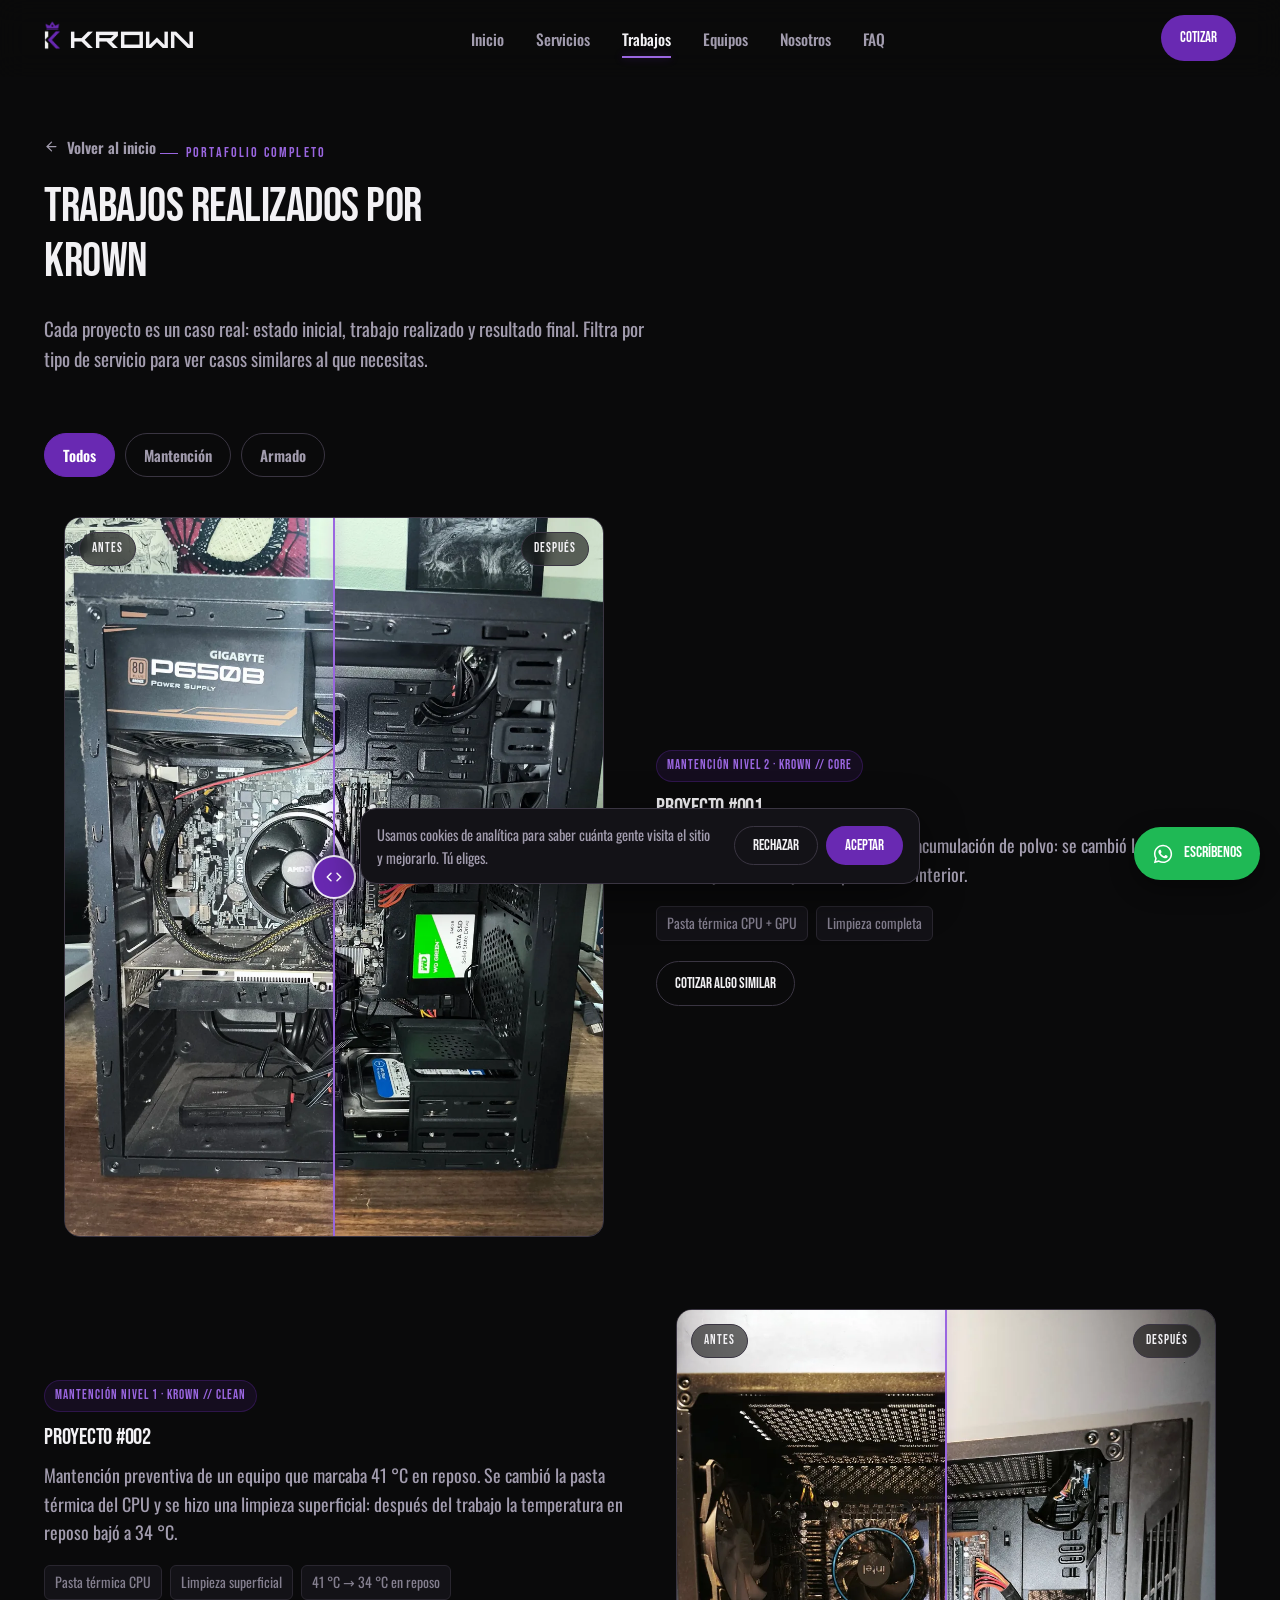
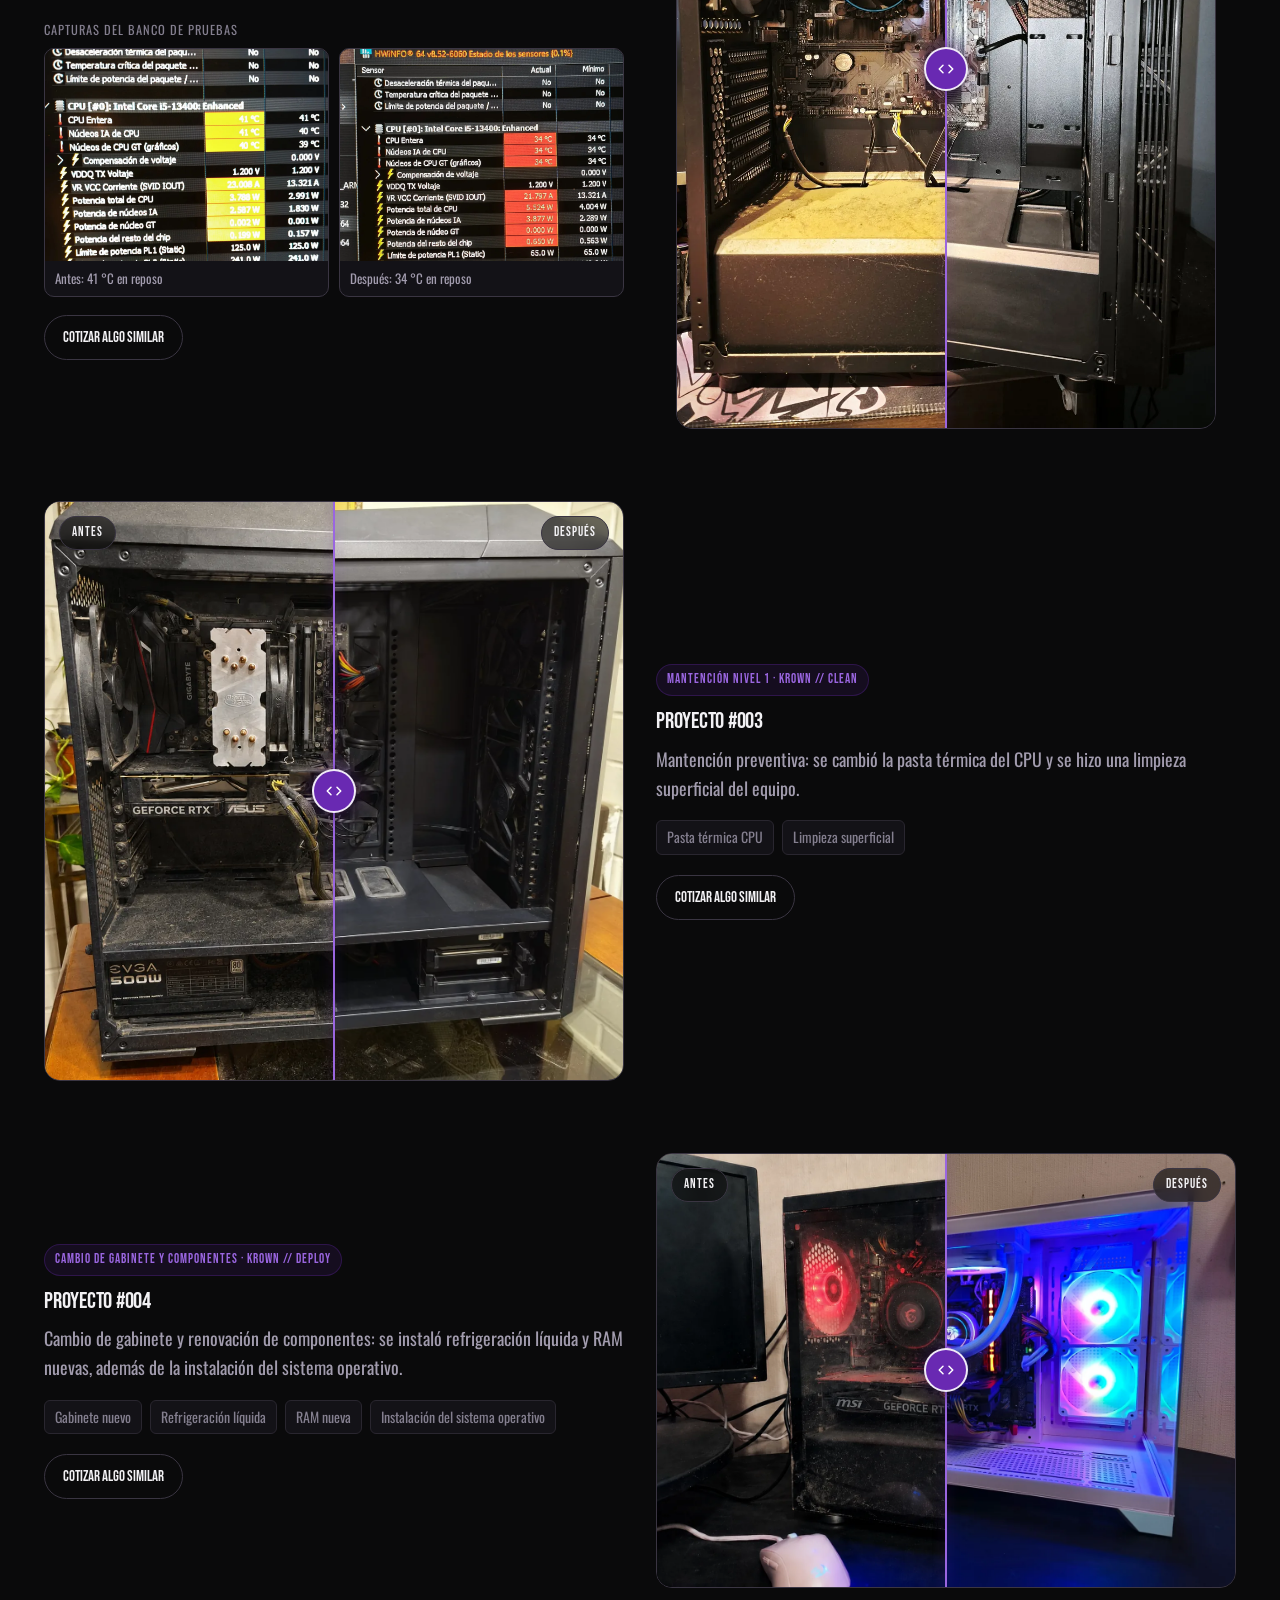
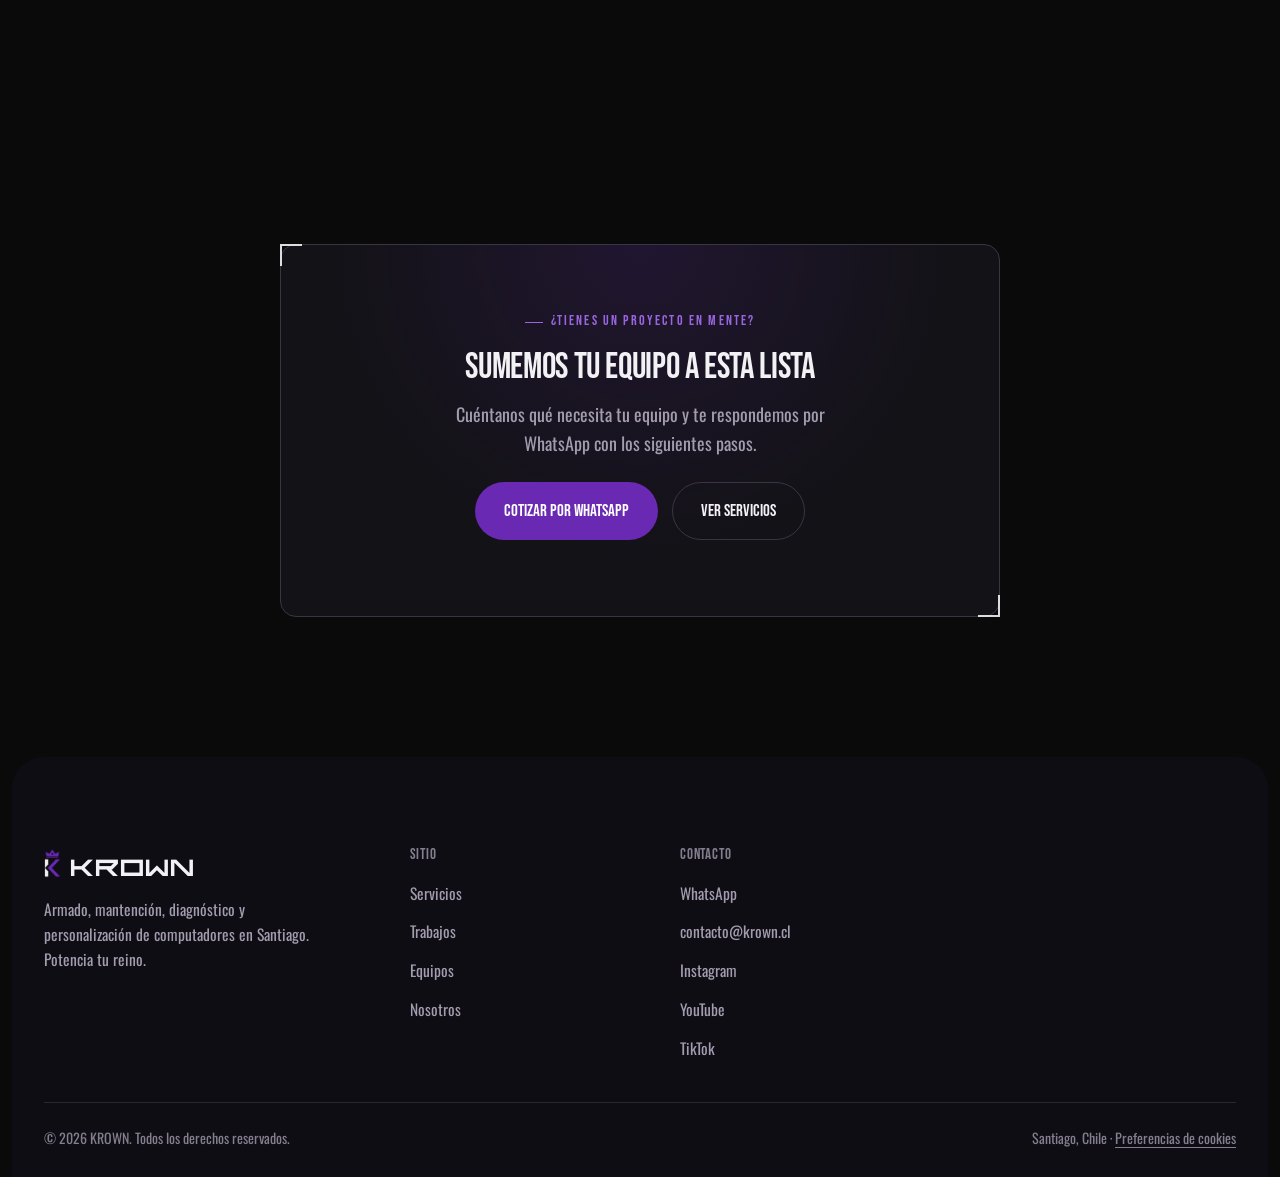
<file: trabajos.html>
<!doctype html>
<html lang="es">
<head>
<meta charset="UTF-8" />
<meta name="viewport" content="width=device-width, initial-scale=1.0" />
<title>Trabajos y Portafolio — KROWN</title>
<meta name="description" content="Portafolio completo de trabajos realizados por KROWN: armado, mantenimiento, diagnóstico y personalización estética de computadores en Santiago." />

<meta property="og:type" content="website" />
<meta property="og:title" content="Trabajos y Portafolio — KROWN" />
<meta property="og:description" content="Casos reales de armado, mantenimiento, diagnóstico y personalización de PC en Santiago." />
<meta property="og:image" content="https://krown.cl/assets/logo/krown-lockup-dark.png" />
<meta property="og:image:width" content="2000" />
<meta property="og:image:height" content="1055" />
<meta property="og:url" content="https://krown.cl/trabajos.html" />
<meta property="og:site_name" content="Krown" />
<meta property="og:locale" content="es_CL" />
<meta name="twitter:card" content="summary_large_image" />
<link rel="canonical" href="https://krown.cl/trabajos.html" />

<link rel="icon" type="image/x-icon" href="favicon.ico" />
<link rel="icon" type="image/png" sizes="32x32" href="favicon-32x32.png" />
<link rel="icon" type="image/png" sizes="16x16" href="favicon-16x16.png" />
<link rel="apple-touch-icon" sizes="180x180" href="apple-touch-icon.png" />
<link rel="manifest" href="site.webmanifest" />

<link rel="preload" href="assets/fonts/Oswald-Regular.woff" as="font" type="font/woff" crossorigin />
<link rel="preload" href="assets/fonts/BebasNeue-Regular.woff" as="font" type="font/woff" crossorigin />
<link rel="preload" href="assets/fonts/Technos.woff" as="font" type="font/woff" crossorigin />
<link rel="stylesheet" href="css/styles.css" />
</head>
<body>

<a href="#main" class="skip-link">Saltar al contenido</a>

<!-- ============ HEADER ============ -->
<header class="site-header">
  <div class="container">
    <a href="index.html" class="logo">
      <img src="assets/logo/krown-icon.png" alt="" class="logo-icon" width="24" height="42" />
      <span class="logo-text">KROWN</span>
    </a>

    <nav class="nav-desktop" aria-label="Navegación principal">
      <ul>
        <li><a href="index.html#inicio">Inicio</a></li>
        <li><a href="index.html#servicios">Servicios</a></li>
        <li><a href="trabajos.html" class="is-active">Trabajos</a></li>
        <li><a href="index.html#equipos">Equipos</a></li>
        <li><a href="index.html#nosotros">Nosotros</a></li>
        <li><a href="index.html#faq">FAQ</a></li>
      </ul>
    </nav>

    <div class="header-actions">
      <a href="#" class="btn btn-primary btn-sm" data-wa="cotizarGeneral">Cotizar</a>
      <button class="nav-toggle" aria-label="Abrir menú" aria-expanded="false">
        <svg viewBox="0 0 24 24" fill="none" stroke="currentColor" stroke-width="2" stroke-linecap="round" aria-hidden="true"><line x1="3" y1="6" x2="21" y2="6"/><line x1="3" y1="12" x2="21" y2="12"/><line x1="3" y1="18" x2="21" y2="18"/></svg>
      </button>
    </div>
  </div>
</header>

<nav class="nav-mobile" aria-label="Navegación móvil">
  <ul>
    <li><a href="index.html#inicio">Inicio</a></li>
    <li><a href="index.html#servicios">Servicios</a></li>
    <li><a href="trabajos.html">Trabajos</a></li>
    <li><a href="index.html#equipos">Equipos</a></li>
    <li><a href="index.html#nosotros">Nosotros</a></li>
    <li><a href="index.html#faq">FAQ</a></li>
  </ul>
  <div class="container">
    <a href="#" class="btn btn-primary btn-block" data-wa="cotizarGeneral">Cotizar por WhatsApp</a>
  </div>
</nav>

<main id="main">

  <!-- ============ PAGE HERO ============ -->
  <section class="page-hero">
    <div class="container">
      <a href="index.html" class="back-link">
        <svg viewBox="0 0 24 24" fill="none" stroke="currentColor" stroke-width="2" stroke-linecap="round" stroke-linejoin="round" aria-hidden="true"><line x1="19" y1="12" x2="5" y2="12"/><polyline points="12 19 5 12 12 5"/></svg>
        Volver al inicio
      </a>
      <span class="eyebrow">Portafolio completo</span>
      <h1>Trabajos realizados por KROWN</h1>
      <p class="lead">Cada proyecto es un caso real: estado inicial, trabajo realizado y resultado final. Filtra por tipo de servicio para ver casos similares al que necesitas.</p>
    </div>
  </section>

  <!-- ============ FILTROS + GRID ============ -->
  <section style="padding-top:8px;">
    <div class="container">
      <div class="portfolio-filters" id="portfolio-filters" aria-label="Filtrar trabajos por tipo de servicio">
        <!-- Generado dinámicamente por js/portfolio.js a partir de js/portfolio-data.js -->
      </div>

      <div class="portfolio-grid" id="portfolio-grid">
        <!-- Generado dinámicamente por js/portfolio.js -->
      </div>

      <div class="portfolio-empty" id="portfolio-empty">
        <p>Todavía no hay trabajos publicados en esta categoría.</p>
        <a href="#" class="btn btn-ghost btn-sm" data-wa="cotizarGeneral">Cotiza tu proyecto</a>
      </div>
    </div>
  </section>

  <!-- ============ CTA FINAL ============ -->
  <section class="cta-final">
    <div class="container">
      <div class="cta-box hud-frame">
        <span class="eyebrow">¿Tienes un proyecto en mente?</span>
        <h2>Sumemos tu equipo a esta lista</h2>
        <p>Cuéntanos qué necesita tu equipo y te respondemos por WhatsApp con los siguientes pasos.</p>
        <div class="hero-ctas">
          <a href="#" class="btn btn-primary" data-wa="cotizarGeneral">Cotizar por WhatsApp</a>
          <a href="index.html#servicios" class="btn btn-ghost">Ver servicios</a>
        </div>
      </div>
    </div>
  </section>

</main>

<!-- ============ FOOTER ============ -->
<footer class="site-footer">
  <div class="container">
    <div class="footer-grid">
      <div class="footer-brand">
        <div class="logo">
          <img src="assets/logo/krown-icon.png" alt="" class="logo-icon" width="24" height="42" />
          <span class="logo-text">KROWN</span>
        </div>
        <p>Armado, mantención, diagnóstico y personalización de computadores en Santiago. Potencia tu reino.</p>
      </div>

      <div class="footer-col">
        <h4>Sitio</h4>
        <ul>
          <li><a href="index.html#servicios">Servicios</a></li>
          <li><a href="trabajos.html">Trabajos</a></li>
          <li><a href="index.html#equipos">Equipos</a></li>
          <li><a href="index.html#nosotros">Nosotros</a></li>
        </ul>
      </div>

      <div class="footer-col">
        <h4>Contacto</h4>
        <ul>
          <li><a href="#" data-wa="general">WhatsApp</a></li>
          <li id="footer-email-item"><a href="#" id="footer-email">Correo</a></li>
          <li id="footer-ig-item" style="display:none;"><a href="#" id="footer-ig" target="_blank" rel="noopener">Instagram</a></li>
          <li id="footer-yt-item" style="display:none;"><a href="#" id="footer-yt" target="_blank" rel="noopener">YouTube</a></li>
          <li id="footer-tt-item" style="display:none;"><a href="#" id="footer-tt" target="_blank" rel="noopener">TikTok</a></li>
        </ul>
      </div>
    </div>

    <div class="footer-bottom">
      <span>© <span id="year"></span> KROWN. Todos los derechos reservados.</span>
      <span>Santiago, Chile · <button type="button" class="footer-cookie-link" data-cookie-prefs>Preferencias de cookies</button></span>
    </div>
  </div>
</footer>

<!-- ============ WHATSAPP FLOTANTE ============ -->
<a href="#" class="wa-float" data-wa="general" aria-label="Escríbenos por WhatsApp">
  <svg viewBox="0 0 24 24" fill="currentColor" aria-hidden="true"><path d="M12.04 2C6.58 2 2.13 6.45 2.13 11.91c0 1.75.46 3.45 1.32 4.95L2.05 22l5.25-1.38a9.9 9.9 0 0 0 4.74 1.21h.01c5.46 0 9.91-4.45 9.91-9.91 0-2.65-1.03-5.14-2.9-7.01A9.82 9.82 0 0 0 12.04 2zm0 18.14h-.01a8.2 8.2 0 0 1-4.18-1.15l-.3-.18-3.12.82.83-3.04-.2-.31a8.2 8.2 0 0 1-1.26-4.37c0-4.54 3.7-8.24 8.25-8.24 2.2 0 4.27.86 5.83 2.42a8.17 8.17 0 0 1 2.41 5.83c0 4.55-3.7 8.24-8.25 8.24zm4.52-6.17c-.25-.12-1.47-.72-1.7-.81-.23-.08-.39-.12-.56.13-.17.25-.64.81-.78.97-.14.17-.29.19-.54.06-.25-.12-1.04-.38-1.98-1.22-.73-.65-1.23-1.46-1.37-1.71-.14-.25-.02-.38.11-.51.11-.11.25-.29.37-.43.12-.14.16-.25.25-.41.08-.17.04-.31-.02-.44-.06-.12-.56-1.35-.77-1.85-.2-.48-.41-.42-.56-.43h-.48c-.17 0-.44.06-.67.31-.23.25-.87.85-.87 2.08 0 1.22.89 2.4 1.01 2.57.12.17 1.75 2.67 4.24 3.74.59.26 1.05.41 1.41.52.59.19 1.13.16 1.56.1.48-.07 1.47-.6 1.67-1.18.21-.58.21-1.07.15-1.18-.06-.1-.23-.17-.48-.29z"/></svg>
  <span class="wa-float-text">Escríbenos</span>
</a>

<script src="js/config.js"></script>
<script src="js/analytics.js"></script>
<script src="js/before-after.js"></script>
<script src="js/portfolio-data.js"></script>
<script src="js/main.js"></script>
<script src="js/portfolio.js"></script>
</body>
</html>
</file>
<file: css/styles.css>
/* ==========================================================================
   KROWN — Design System
   Filosofía: "Professional technology first. Cyber/Y2K second." (80/20)
   ========================================================================== */

/* ---- Fuentes (autoalojadas, sin depender de Google Fonts) ----
   - Technos    -> nombre de marca (logo "KROWN")
   - Bebas Neue -> subtítulos / encabezados
   - Oswald     -> texto normal
   Nota: Technos no incluye archivo de licencia en el paquete entregado;
   confirma que tienes los derechos de uso para este sitio. Bebas Neue y
   Oswald son de Google Fonts (licencia OFL, uso libre) — ver
   assets/fonts/*-OFL.txt. */
@font-face {
  font-family: "Technos";
  src: url("../assets/fonts/Technos.woff") format("woff");
  font-weight: 400;
  font-style: normal;
  font-display: swap;
}

@font-face {
  font-family: "Bebas Neue";
  src: url("../assets/fonts/BebasNeue-Regular.woff") format("woff");
  font-weight: 400;
  font-style: normal;
  font-display: swap;
}

@font-face {
  font-family: "Oswald";
  src: url("../assets/fonts/Oswald-Light.woff") format("woff");
  font-weight: 300;
  font-style: normal;
  font-display: swap;
}

@font-face {
  font-family: "Oswald";
  src: url("../assets/fonts/Oswald-Regular.woff") format("woff");
  font-weight: 400;
  font-style: normal;
  font-display: swap;
}

@font-face {
  font-family: "Oswald";
  src: url("../assets/fonts/Oswald-Medium.woff") format("woff");
  font-weight: 500;
  font-style: normal;
  font-display: swap;
}

@font-face {
  font-family: "Oswald";
  src: url("../assets/fonts/Oswald-SemiBold.woff") format("woff");
  font-weight: 600;
  font-style: normal;
  font-display: swap;
}

@font-face {
  font-family: "Oswald";
  src: url("../assets/fonts/Oswald-Bold.woff") format("woff");
  font-weight: 700;
  font-style: normal;
  font-display: swap;
}

/* ---- Tokens ---- */
:root {
  /* Marca */
  --purple: #6929b2;
  --purple-light: #9a66e0;
  --purple-glow: rgba(105, 41, 178, 0.45);

  /* Base — negro no-puro para que las fotos no se "recorten" */
  --bg: #0a0a0b;
  --bg-elevated: #131217;
  --bg-elevated-2: #19171f;
  --border: #29262f;
  --border-strong: #3a3542;

  /* Texto */
  --text: #f2f1f4;
  --text-muted: #a29cae;
  --text-dim: #847f8f;

  /* Estado */
  --success: #35c46a;
  --warn: #d9a441;

  /* Tipografía */
  --font-brand: "Technos", "Bebas Neue", system-ui, sans-serif;
  --font-display: "Bebas Neue", "Oswald", system-ui, sans-serif;
  --font-body: "Oswald", system-ui, -apple-system, sans-serif;

  /* Layout */
  --container: 1240px;
  --container-narrow: 820px;
  --radius-sm: 6px;
  --radius-md: 10px;
  --radius-lg: 16px;
  --gap-section: clamp(64px, 10vw, 128px);

  --shadow-card: 0 8px 30px rgba(0, 0, 0, 0.35);
  --transition: 220ms cubic-bezier(0.4, 0, 0.2, 1);
}

/* ---- Reset ---- */
*,
*::before,
*::after {
  box-sizing: border-box;
}

html {
  scroll-behavior: smooth;
  -webkit-text-size-adjust: 100%;
}

@media (prefers-reduced-motion: reduce) {
  html {
    scroll-behavior: auto;
  }
  *,
  *::before,
  *::after {
    animation-duration: 0.001ms !important;
    animation-iteration-count: 1 !important;
    transition-duration: 0.001ms !important;
    scroll-behavior: auto !important;
  }
}

body {
  margin: 0;
  background: var(--bg);
  color: var(--text);
  font-family: var(--font-body);
  font-size: 18px;
  line-height: 1.6;
  -webkit-font-smoothing: antialiased;
  font-synthesis: none;
}

img,
video {
  max-width: 100%;
  display: block;
}

a {
  color: inherit;
  text-decoration: none;
}

/* ---- Focus visible (accesibilidad — navegación por teclado) ---- */
:focus {
  outline: none;
}

a:focus-visible,
button:focus-visible,
[tabindex]:focus-visible,
input:focus-visible {
  outline: 2px solid var(--purple-light);
  outline-offset: 3px;
  border-radius: 4px;
}

.ba-handle:focus-visible .ba-handle-grip {
  outline: 2px solid #fff;
  outline-offset: 3px;
}

/* ---- Skip link (accesibilidad — saltar al contenido) ---- */
.skip-link {
  position: fixed;
  top: -60px;
  left: 16px;
  z-index: 200;
  background: var(--purple);
  color: #fff;
  padding: 12px 20px;
  border-radius: var(--radius-sm);
  font-family: var(--font-display);
  font-weight: 600;
  font-size: 15px;
  transition: top var(--transition);
}

.skip-link:focus {
  top: 16px;
}

ul {
  margin: 0;
  padding: 0;
  list-style: none;
}

h1,
h2,
h3,
h4 {
  font-family: var(--font-display);
  font-weight: 600;
  line-height: 1.15;
  margin: 0 0 0.5em;
  letter-spacing: -0.01em;
}

p {
  margin: 0 0 1em;
  color: var(--text-muted);
}

button {
  font-family: inherit;
  cursor: pointer;
}

/* ---- Layout helpers ---- */
.container {
  width: 100%;
  max-width: var(--container);
  margin: 0 auto;
  padding: 0 24px;
}

.container--narrow {
  max-width: var(--container-narrow);
}

section {
  padding: var(--gap-section) 0;
  position: relative;
}

.section-head {
  max-width: 640px;
  margin-bottom: 48px;
}

.section-head--center {
  margin-left: auto;
  margin-right: auto;
  text-align: center;
}

.eyebrow {
  display: inline-flex;
  align-items: center;
  gap: 8px;
  font-family: var(--font-display);
  font-size: 13.5px;
  font-weight: 600;
  letter-spacing: 0.16em;
  text-transform: uppercase;
  color: var(--purple-light);
  margin-bottom: 14px;
}

.eyebrow::before {
  content: "";
  width: 18px;
  height: 1px;
  background: var(--purple-light);
}

.section-head h2 {
  font-size: clamp(30px, 4.2vw, 44px);
}

.section-head p {
  font-size: 19px;
}

/* ---- Background grid texture (sutil, Cyber/Y2K 20%) ---- */
.bg-grid {
  position: absolute;
  inset: 0;
  pointer-events: none;
  background-image: linear-gradient(
      to right,
      rgba(105, 41, 178, 0.06) 1px,
      transparent 1px
    ),
    linear-gradient(to bottom, rgba(105, 41, 178, 0.06) 1px, transparent 1px);
  background-size: 48px 48px;
  mask-image: radial-gradient(ellipse at top, black 0%, transparent 75%);
  z-index: 0;
}

/* ---- HUD corner brackets (detalle Cyber/Y2K) ---- */
.hud-frame {
  position: relative;
}

.hud-frame::before,
.hud-frame::after,
.hud-frame .hud-corner-tr,
.hud-frame .hud-corner-bl {
  content: "";
  position: absolute;
  width: 22px;
  height: 22px;
  border-color: var(--purple-light);
  opacity: 0.9;
  z-index: 2;
}

.hud-frame::before {
  top: -1px;
  left: -1px;
  border-top: 2px solid;
  border-left: 2px solid;
}

.hud-frame::after {
  bottom: -1px;
  right: -1px;
  border-bottom: 2px solid;
  border-right: 2px solid;
}

/* ---- Buttons ---- */
.btn {
  display: inline-flex;
  align-items: center;
  justify-content: center;
  gap: 10px;
  padding: 15px 28px;
  border-radius: var(--radius-sm);
  font-family: var(--font-display);
  font-weight: 600;
  font-size: 16.5px;
  border: 1px solid transparent;
  transition: transform var(--transition), box-shadow var(--transition),
    background var(--transition), border-color var(--transition),
    color var(--transition);
  white-space: nowrap;
}

.btn:active {
  transform: translateY(1px);
}

.btn-primary {
  background: var(--purple);
  color: #fff;
  box-shadow: 0 0 0 0 var(--purple-glow);
}

.btn-primary:hover {
  background: var(--purple-light);
  box-shadow: 0 0 24px var(--purple-glow);
}

.btn-ghost {
  background: transparent;
  border-color: var(--border-strong);
  color: var(--text);
}

.btn-ghost:hover {
  border-color: var(--purple-light);
  color: var(--purple-light);
}

.btn-sm {
  padding: 10px 18px;
  font-size: 14.5px;
}

.btn-block {
  width: 100%;
}

.btn svg {
  width: 18px;
  height: 18px;
  flex-shrink: 0;
}

/* ---- Header / Nav ---- */
.site-header {
  position: fixed;
  top: 0;
  left: 0;
  right: 0;
  z-index: 100;
  background: rgba(10, 10, 11, 0.7);
  backdrop-filter: blur(14px);
  -webkit-backdrop-filter: blur(14px);
  border-bottom: 1px solid transparent;
  transition: border-color var(--transition), background var(--transition);
}

.site-header.is-scrolled {
  border-bottom-color: var(--border);
  background: rgba(10, 10, 11, 0.92);
}

.site-header .container {
  display: flex;
  align-items: center;
  justify-content: space-between;
  height: 76px;
}

.logo {
  font-family: var(--font-brand);
  font-weight: 400;
  font-size: 24px;
  letter-spacing: 0.04em;
  display: flex;
  align-items: center;
  gap: 9px;
}

.logo-text {
  display: block;
  transform: translateY(4px);
}

.logo-icon {
  height: 30px;
  width: auto;
  flex-shrink: 0;
  display: block;
  transform: translateY(-3px);
}

.nav-desktop {
  display: none;
}

.nav-desktop ul {
  display: flex;
  gap: 32px;
}

.nav-desktop a {
  font-size: 15.5px;
  font-weight: 500;
  color: var(--text-muted);
  position: relative;
  padding: 6px 0;
  transition: color var(--transition);
}

.nav-desktop a:hover,
.nav-desktop a.is-active {
  color: var(--text);
}

.nav-desktop a.is-active::after {
  content: "";
  position: absolute;
  left: 0;
  right: 0;
  bottom: -2px;
  height: 2px;
  background: var(--purple-light);
  box-shadow: 0 0 8px var(--purple-glow);
}

.header-actions {
  display: flex;
  align-items: center;
  gap: 12px;
}

.nav-toggle {
  display: inline-flex;
  background: transparent;
  border: 1px solid var(--border-strong);
  border-radius: var(--radius-sm);
  padding: 10px;
  color: var(--text);
}

.nav-toggle svg {
  width: 20px;
  height: 20px;
}

.nav-mobile {
  position: fixed;
  top: 76px;
  left: 0;
  right: 0;
  bottom: 0;
  background: rgba(10, 10, 11, 0.98);
  backdrop-filter: blur(14px);
  transform: translateY(-8px);
  opacity: 0;
  pointer-events: none;
  transition: opacity var(--transition), transform var(--transition);
  z-index: 99;
  overflow-y: auto;
}

.nav-mobile.is-open {
  opacity: 1;
  transform: translateY(0);
  pointer-events: auto;
}

.nav-mobile ul {
  padding: 32px 24px;
  display: flex;
  flex-direction: column;
  gap: 4px;
}

.nav-mobile a {
  display: block;
  padding: 16px 4px;
  font-family: var(--font-display);
  font-size: 22px;
  font-weight: 600;
  border-bottom: 1px solid var(--border);
}

.nav-mobile .btn {
  margin: 24px 4px 0;
}

@media (min-width: 900px) {
  .nav-desktop {
    display: block;
  }
  .nav-toggle {
    display: none;
  }
  .nav-mobile {
    display: none;
  }
}

/* ---- Hero ---- */
.hero {
  padding-top: calc(76px + 72px);
  padding-bottom: 72px;
  overflow: hidden;
  position: relative;
}

.hero .container {
  position: relative;
  z-index: 1;
  display: grid;
  gap: 48px;
  align-items: center;
}

@media (min-width: 960px) {
  .hero .container {
    grid-template-columns: 1.05fr 1fr;
    gap: 40px;
  }
}

.hero-copy .eyebrow {
  margin-bottom: 18px;
}

.hero h1 {
  font-family: var(--font-brand);
  font-weight: 400;
  font-size: clamp(44px, 7vw, 72px);
  letter-spacing: 0.02em;
  margin-bottom: 8px;
}

.hero .slogan {
  font-family: var(--font-display);
  font-size: clamp(19px, 2.6vw, 24px);
  color: var(--purple-light);
  font-weight: 500;
  margin-bottom: 20px;
}

.hero p.lead {
  font-size: 20px;
  max-width: 46ch;
  color: var(--text-muted);
}

.hero-ctas {
  display: flex;
  flex-wrap: wrap;
  gap: 14px;
  margin: 28px 0 20px;
}

.hero-trust {
  display: flex;
  align-items: center;
  gap: 10px;
  font-size: 14.5px;
  color: var(--text-dim);
}

.hero-trust svg {
  width: 16px;
  height: 16px;
  color: var(--purple-light);
  flex-shrink: 0;
}

.hero-media {
  position: relative;
  border-radius: var(--radius-lg);
  overflow: hidden;
  border: 1px solid var(--border-strong);
  background: var(--bg-elevated);
  aspect-ratio: 1 / 1;
  max-width: 560px;
  margin-inline: auto;
  width: 100%;
}

.hero-media video,
.hero-media img {
  width: 100%;
  height: 100%;
  object-fit: cover;
}

.hero-media::after {
  content: "";
  position: absolute;
  inset: 0;
  background: linear-gradient(
    180deg,
    rgba(10, 10, 11, 0) 55%,
    rgba(10, 10, 11, 0.55) 100%
  );
  pointer-events: none;
}

.hero-media-tag {
  position: absolute;
  bottom: 16px;
  left: 16px;
  z-index: 2;
  display: flex;
  align-items: center;
  gap: 8px;
  font-family: var(--font-display);
  font-size: 12.5px;
  font-weight: 600;
  letter-spacing: 0.1em;
  text-transform: uppercase;
  color: var(--text);
  background: rgba(10, 10, 11, 0.55);
  border: 1px solid var(--border-strong);
  padding: 7px 12px;
  border-radius: 999px;
  backdrop-filter: blur(6px);
}

.hero-media-tag .dot {
  width: 7px;
  height: 7px;
  border-radius: 50%;
  background: var(--purple-light);
  box-shadow: 0 0 8px var(--purple-glow);
  animation: pulse-dot 2s ease-in-out infinite;
}

@keyframes pulse-dot {
  0%,
  100% {
    opacity: 1;
  }
  50% {
    opacity: 0.35;
  }
}

/* ---- Cards genéricas ---- */
.card {
  background: var(--bg-elevated);
  border: 1px solid var(--border);
  border-radius: var(--radius-md);
  padding: 28px;
  transition: border-color var(--transition), transform var(--transition);
}

.card:hover {
  border-color: var(--border-strong);
}

/* ---- Testing / Proceso ---- */
.testing {
  background: var(--bg-elevated);
  border-top: 1px solid var(--border);
  border-bottom: 1px solid var(--border);
}

.testing .container {
  display: grid;
  gap: 48px;
}

@media (min-width: 960px) {
  .testing .container {
    grid-template-columns: 1fr 1fr;
    align-items: center;
  }
}

.testing-media {
  border-radius: var(--radius-lg);
  overflow: hidden;
  border: 1px solid var(--border-strong);
}

.proceso-steps {
  display: grid;
  grid-template-columns: repeat(2, 1fr);
  gap: 8px;
  margin-bottom: 28px;
}

.proceso-step {
  display: flex;
  align-items: center;
  gap: 10px;
  padding: 12px 14px;
  border: 1px solid var(--border);
  border-radius: var(--radius-sm);
  background: var(--bg);
}

.proceso-step .num {
  display: inline-flex;
  align-items: center;
  justify-content: center;
  width: 22px;
  height: 22px;
  flex-shrink: 0;
  border-radius: 50%;
  background: rgba(105, 41, 178, 0.18);
  border: 1px solid rgba(105, 41, 178, 0.5);
  color: var(--purple-light);
  font-family: var(--font-display);
  font-size: 12.5px;
  font-weight: 700;
}

.proceso-step .label {
  font-family: var(--font-display);
  font-size: 14px;
  font-weight: 700;
  letter-spacing: 0.04em;
  text-transform: uppercase;
}

@media (min-width: 640px) {
  .proceso-steps {
    grid-template-columns: repeat(4, 1fr);
  }
  .proceso-step {
    flex-direction: column;
    text-align: center;
    padding: 16px 8px;
  }
}

.testing-tools {
  display: grid;
  grid-template-columns: repeat(2, 1fr);
  gap: 10px;
  margin: 28px 0 32px;
}

@media (min-width: 540px) {
  .testing-tools {
    grid-template-columns: repeat(3, 1fr);
  }
}

.testing-tool {
  display: flex;
  align-items: center;
  gap: 10px;
  padding: 12px 14px;
  background: var(--bg);
  border: 1px solid var(--border);
  border-radius: var(--radius-sm);
  font-size: 14.5px;
  font-weight: 500;
}

.testing-tool svg {
  width: 16px;
  height: 16px;
  color: var(--purple-light);
  flex-shrink: 0;
}

.testing-note {
  display: flex;
  gap: 12px;
  padding: 16px 18px;
  background: var(--bg);
  border: 1px solid var(--border);
  border-left: 3px solid var(--purple);
  border-radius: var(--radius-sm);
  font-size: 15.5px;
  color: var(--text-muted);
}

/* ---- Servicios ---- */
.servicios-grid {
  display: grid;
  grid-template-columns: 1fr;
  gap: 18px;
}

@media (min-width: 720px) {
  .servicios-grid {
    grid-template-columns: repeat(2, 1fr);
  }
}

@media (min-width: 1080px) {
  .servicios-grid {
    grid-template-columns: repeat(3, 1fr);
  }
}

.servicio-card {
  display: flex;
  flex-direction: column;
}

.servicio-icon {
  width: 44px;
  height: 44px;
  border-radius: var(--radius-sm);
  background: rgba(105, 41, 178, 0.12);
  border: 1px solid rgba(105, 41, 178, 0.3);
  display: flex;
  align-items: center;
  justify-content: center;
  margin-bottom: 18px;
}

.servicio-icon svg {
  width: 22px;
  height: 22px;
  color: var(--purple-light);
}

.servicio-card h3 {
  font-size: 20px;
  margin-bottom: 8px;
}

.servicio-card p {
  font-size: 16px;
  flex-grow: 1;
}

.servicio-list {
  margin: 10px 0 16px;
  display: flex;
  flex-direction: column;
  gap: 6px;
}

.servicio-list li {
  font-size: 15px;
  color: var(--text-muted);
  padding-left: 18px;
  position: relative;
}

.servicio-list li::before {
  content: "";
  position: absolute;
  left: 0;
  top: 8px;
  width: 6px;
  height: 1px;
  background: var(--purple-light);
}

.servicio-link {
  display: inline-flex;
  align-items: center;
  gap: 6px;
  font-size: 15px;
  font-weight: 600;
  color: var(--purple-light);
  white-space: nowrap;
}

.servicio-link svg {
  width: 14px;
  height: 14px;
  transition: transform var(--transition);
}

.servicio-link:hover svg {
  transform: translateX(3px);
}

/* Nombre de marca del servicio (ej. "KROWN // BUILD") sobre el título */
.servicio-slug {
  display: block;
  font-family: ui-monospace, "SFMono-Regular", Menlo, Consolas, monospace;
  font-size: 12.5px;
  letter-spacing: 0.02em;
  color: var(--purple-light);
  margin-bottom: 6px;
}

/* Precio + CTA anclados al fondo de la tarjeta */
.servicio-footer {
  margin-top: auto;
  display: flex;
  align-items: center;
  justify-content: space-between;
  flex-wrap: wrap;
  gap: 10px 14px;
  padding-top: 16px;
  border-top: 1px solid var(--border);
}

.servicio-price {
  font-family: var(--font-display);
  font-weight: 700;
  font-size: 19px;
  white-space: nowrap;
}

/* Variantes con precio propio (ej. Upgrade Quick/Full, Custom Exterior/Complete/Vinyls) */
.servicio-tiers {
  display: flex;
  flex-direction: column;
  gap: 8px;
  margin: 12px 0 16px;
}

.servicio-tier {
  display: flex;
  align-items: center;
  justify-content: space-between;
  gap: 10px;
  padding: 10px 12px;
  background: var(--bg);
  border: 1px solid var(--border);
  border-radius: var(--radius-sm);
}

.servicio-tier-name {
  font-family: var(--font-display);
  font-size: 14px;
  letter-spacing: 0.03em;
}

.servicio-tier-name span {
  display: block;
  font-family: var(--font-body);
  font-size: 12.5px;
  font-weight: 400;
  letter-spacing: normal;
  color: var(--text-muted);
  margin-top: 2px;
}

.servicio-tier-price {
  font-family: var(--font-display);
  font-weight: 700;
  font-size: 15px;
  white-space: nowrap;
  flex-shrink: 0;
}

/* ---- Paquetes combinados ---- */
.paquetes-head {
  margin: 64px 0 28px;
  max-width: 640px;
}

.paquetes-head h3 {
  font-size: clamp(24px, 3vw, 32px);
  margin-bottom: 10px;
}

.paquetes-head p {
  font-size: 16px;
  color: var(--text-muted);
}

.paquete-head {
  display: flex;
  align-items: center;
  justify-content: space-between;
  margin-bottom: 18px;
}

.paquete-head .servicio-icon {
  margin-bottom: 0;
}

.paquete-ahorro {
  font-family: var(--font-display);
  font-size: 12.5px;
  font-weight: 700;
  letter-spacing: 0.04em;
  text-transform: uppercase;
  color: var(--success);
  background: rgba(53, 196, 106, 0.12);
  border: 1px solid rgba(53, 196, 106, 0.35);
  padding: 5px 10px;
  border-radius: 999px;
  white-space: nowrap;
}

.paquete-card {
  border-color: rgba(105, 41, 178, 0.28);
}

.paquete-card:hover {
  border-color: var(--purple-light);
}

/* Comparación niveles de mantenimiento */
.niveles-compare-hint {
  display: none;
  font-size: 14px;
  color: var(--text-dim);
  margin: 40px 0 8px;
  align-items: center;
  gap: 6px;
}

.niveles-compare-hint svg {
  width: 14px;
  height: 14px;
}

@media (max-width: 640px) {
  .niveles-compare-hint {
    display: flex;
  }
  .niveles-compare {
    margin-top: 0;
  }
}

.niveles-compare {
  margin-top: 40px;
  overflow-x: auto;
  border: 1px solid var(--border);
  border-radius: var(--radius-md);
}

.niveles-compare table {
  width: 100%;
  border-collapse: collapse;
  min-width: 560px;
  font-size: 15.5px;
}

.niveles-compare th,
.niveles-compare td {
  padding: 14px 18px;
  text-align: left;
  border-bottom: 1px solid var(--border);
}

.niveles-compare thead th {
  background: var(--bg-elevated);
  font-family: var(--font-display);
  font-weight: 600;
  color: var(--text);
}

.niveles-compare tbody th {
  color: var(--text-muted);
  font-weight: 400;
}

.niveles-compare td {
  text-align: center;
  color: var(--text-dim);
}

.niveles-compare td.yes {
  color: var(--purple-light);
  font-weight: 600;
}

.niveles-compare tr:last-child td,
.niveles-compare tr:last-child th {
  border-bottom: none;
}

/* ---- Before / After slider ---- */
.ba-slider {
  position: relative;
  width: 100%;
  aspect-ratio: var(--ba-ratio, 4 / 3);
  overflow: hidden;
  border-radius: var(--radius-lg);
  border: 1px solid var(--border-strong);
  user-select: none;
  touch-action: pan-y;
  background: var(--bg-elevated);
}

.ba-slider img {
  position: absolute;
  inset: 0;
  width: 100%;
  height: 100%;
  object-fit: cover;
  pointer-events: none;
}

.ba-slider .ba-after {
  z-index: 1;
}

.ba-slider .ba-before-wrap {
  position: absolute;
  inset: 0;
  z-index: 2;
  overflow: hidden;
  width: 50%;
}

.ba-slider .ba-before-wrap img {
  width: var(--ba-img-w, 100%);
  max-width: none;
}

.ba-label {
  position: absolute;
  top: 14px;
  z-index: 3;
  font-family: var(--font-display);
  font-size: 12.5px;
  font-weight: 700;
  letter-spacing: 0.08em;
  text-transform: uppercase;
  background: rgba(10, 10, 11, 0.6);
  border: 1px solid var(--border-strong);
  padding: 6px 12px;
  border-radius: 999px;
  backdrop-filter: blur(6px);
}

.ba-label--before {
  left: 14px;
}

.ba-label--after {
  right: 14px;
}

.ba-handle {
  position: absolute;
  top: 0;
  bottom: 0;
  left: 50%;
  z-index: 4;
  width: 2px;
  background: var(--purple-light);
  box-shadow: 0 0 12px var(--purple-glow);
  transform: translateX(-1px);
  cursor: ew-resize;
}

.ba-handle-grip {
  position: absolute;
  top: 50%;
  left: 50%;
  transform: translate(-50%, -50%);
  width: 44px;
  height: 44px;
  border-radius: 50%;
  background: var(--purple);
  border: 2px solid rgba(255, 255, 255, 0.9);
  display: flex;
  align-items: center;
  justify-content: center;
  box-shadow: 0 4px 16px rgba(0, 0, 0, 0.4), 0 0 20px var(--purple-glow);
}

.ba-handle-grip svg {
  width: 18px;
  height: 18px;
  color: #fff;
}

.trabajo-card {
  display: grid;
  gap: 20px;
}

@media (min-width: 860px) {
  .trabajo-card {
    grid-template-columns: 1fr 1fr;
    gap: 32px;
    align-items: center;
  }
  .trabajo-card:nth-child(even) .ba-slider {
    order: 2;
  }
}

.trabajo-actions {
  display: flex;
  flex-wrap: wrap;
  gap: 10px;
}

.trabajo-info .tag {
  display: inline-block;
  font-family: var(--font-display);
  font-size: 12.5px;
  font-weight: 700;
  letter-spacing: 0.08em;
  text-transform: uppercase;
  color: var(--purple-light);
  background: rgba(105, 41, 178, 0.12);
  border: 1px solid rgba(105, 41, 178, 0.3);
  padding: 5px 10px;
  border-radius: 999px;
  margin-bottom: 12px;
}

.trabajo-info h3 {
  font-size: 23px;
  margin-bottom: 10px;
}

.trabajo-meta {
  display: flex;
  flex-wrap: wrap;
  gap: 8px;
  margin: 14px 0 20px;
}

.trabajo-meta span {
  font-size: 14px;
  color: var(--text-dim);
  background: var(--bg-elevated);
  border: 1px solid var(--border);
  padding: 5px 10px;
  border-radius: var(--radius-sm);
}

.trabajos-list {
  display: flex;
  flex-direction: column;
  gap: 72px;
}

.ver-todos {
  text-align: center;
  margin-top: 56px;
}

/* ---- Equipos ---- */
.equipos-grid {
  display: grid;
  grid-template-columns: minmax(0, 1fr);
  gap: 24px;
}

@media (min-width: 720px) {
  .equipos-grid {
    grid-template-columns: repeat(2, minmax(0, 1fr));
  }
}

@media (min-width: 1080px) {
  .equipos-grid {
    grid-template-columns: repeat(3, minmax(0, 1fr));
  }
}

.equipo-card {
  padding: 0;
  overflow: hidden;
  display: flex;
  flex-direction: column;
}

.equipo-media {
  position: relative;
  aspect-ratio: 4 / 5;
}

.equipo-media {
  overflow: hidden;
}

.equipo-media img {
  position: absolute;
  inset: 0;
  width: 100%;
  height: 100%;
  object-fit: cover;
}

.equipo-status {
  position: absolute;
  top: 14px;
  left: 14px;
  z-index: 2;
  display: inline-flex;
  align-items: center;
  gap: 6px;
  font-family: var(--font-display);
  font-size: 12.5px;
  font-weight: 700;
  letter-spacing: 0.06em;
  text-transform: uppercase;
  padding: 6px 12px;
  border-radius: 999px;
  backdrop-filter: blur(6px);
}

.equipo-status.disponible {
  background: rgba(53, 196, 106, 0.15);
  border: 1px solid rgba(53, 196, 106, 0.5);
  color: #6bdb95;
}

.equipo-status.disponible .dot {
  width: 6px;
  height: 6px;
  border-radius: 50%;
  background: #6bdb95;
  box-shadow: 0 0 6px #6bdb95;
}

.equipo-status.entregado {
  background: rgba(255, 255, 255, 0.08);
  border: 1px solid var(--border-strong);
  color: var(--text-dim);
}

.equipo-status.arma {
  background: rgba(105, 41, 178, 0.18);
  border: 1px solid rgba(105, 41, 178, 0.5);
  color: var(--purple-light);
}

.equipo-body {
  padding: 22px;
  display: flex;
  flex-direction: column;
  flex-grow: 1;
}

.equipo-body h3 {
  font-size: 20px;
  margin-bottom: 6px;
}

.equipo-specs {
  display: flex;
  flex-direction: column;
  gap: 5px;
  margin: 12px 0 18px;
}

.equipo-specs li {
  font-size: 14.5px;
  color: var(--text-muted);
  padding-left: 14px;
  position: relative;
}

.equipo-specs li::before {
  content: "—";
  position: absolute;
  left: 0;
  color: var(--text-dim);
}

.equipo-footer {
  margin-top: auto;
  display: flex;
  align-items: center;
  justify-content: space-between;
  gap: 12px;
  padding-top: 16px;
  border-top: 1px solid var(--border);
}

.equipo-price {
  font-family: var(--font-display);
  font-weight: 700;
  font-size: 21px;
}

.equipo-price small {
  display: block;
  font-family: var(--font-body);
  font-weight: 400;
  font-size: 12.5px;
  color: var(--text-dim);
  text-transform: uppercase;
  letter-spacing: 0.04em;
}

.equipo-card.is-muted {
  opacity: 0.72;
}

.equipo-card.is-muted .equipo-media img {
  filter: grayscale(0.35);
}

.equipos-empty {
  grid-column: 1 / -1;
  text-align: center;
  padding: 56px 24px;
  border: 1px dashed var(--border-strong);
  border-radius: var(--radius-lg);
}

.equipos-empty p.lead {
  color: var(--text);
  font-size: 20px;
  margin-bottom: 20px;
}

/* ---- Quiénes somos ---- */
.nosotros {
  background: var(--bg);
  border-top: 1px solid var(--border);
  border-bottom: 1px solid var(--border);
}

.nosotros .container {
  display: grid;
  gap: 48px;
}

@media (min-width: 960px) {
  .nosotros .container {
    grid-template-columns: 0.9fr 1.1fr;
    align-items: center;
  }
}

.nosotros-media {
  border-radius: var(--radius-lg);
  overflow: hidden;
  border: 1px solid var(--border-strong);
}

.valores-grid {
  display: grid;
  grid-template-columns: repeat(2, 1fr);
  gap: 14px;
  margin-top: 28px;
}

@media (min-width: 560px) {
  .valores-grid {
    grid-template-columns: repeat(3, 1fr);
  }
}

.valor-item {
  padding: 16px;
  background: var(--bg);
  border: 1px solid var(--border);
  border-radius: var(--radius-sm);
  font-size: 15px;
  font-weight: 600;
  text-align: center;
}

/* ---- Testimonios (marquee) ---- */
.testimonios {
  padding: 56px 0;
  overflow: hidden;
}

.marquee {
  position: relative;
  width: 100%;
  overflow: hidden;
  mask-image: linear-gradient(
    90deg,
    transparent,
    black 8%,
    black 92%,
    transparent
  );
}

.marquee-track {
  display: flex;
  gap: 20px;
  width: max-content;
  animation: marquee 42s linear infinite;
}

.marquee:hover .marquee-track,
.marquee-track.is-paused {
  animation-play-state: paused;
}

@keyframes marquee {
  from {
    transform: translateX(0);
  }
  to {
    transform: translateX(-50%);
  }
}

.testimonio-item {
  flex: 0 0 auto;
  width: min(360px, 80vw);
  background: var(--bg-elevated);
  border: 1px solid var(--border);
  border-radius: var(--radius-md);
  padding: 20px 22px;
}

.testimonio-stars {
  color: var(--purple-light);
  font-size: 15.5px;
  letter-spacing: 2px;
  margin-bottom: 10px;
}

.testimonio-item p {
  font-size: 15.5px;
  color: var(--text);
  margin-bottom: 10px;
}

.testimonio-autor {
  font-size: 14px;
  color: var(--text-dim);
  font-weight: 600;
}

/* ---- FAQ ---- */
.faq-list {
  max-width: var(--container-narrow);
  margin: 0 auto;
  display: flex;
  flex-direction: column;
  gap: 12px;
}

.faq-item {
  border: 1px solid var(--border);
  border-radius: var(--radius-md);
  background: var(--bg-elevated);
  overflow: hidden;
}

.faq-question {
  width: 100%;
  display: flex;
  align-items: center;
  justify-content: space-between;
  gap: 16px;
  padding: 18px 22px;
  background: transparent;
  border: none;
  color: var(--text);
  font-family: var(--font-display);
  font-size: 17px;
  font-weight: 600;
  text-align: left;
}

.faq-question svg {
  width: 18px;
  height: 18px;
  color: var(--purple-light);
  flex-shrink: 0;
  transition: transform var(--transition);
}

.faq-item.is-open .faq-question svg {
  transform: rotate(45deg);
}

.faq-answer {
  max-height: 0;
  overflow: hidden;
  transition: max-height var(--transition);
}

.faq-answer-inner {
  padding: 0 22px 20px;
  font-size: 16px;
  color: var(--text-muted);
}

/* ---- CTA final ---- */
.cta-final {
  text-align: center;
}

.cta-final .cta-box {
  max-width: 720px;
  margin: 0 auto;
  padding: 56px 32px;
  border-radius: var(--radius-lg);
  border: 1px solid var(--border-strong);
  background: radial-gradient(
      circle at 50% 0%,
      rgba(105, 41, 178, 0.16),
      transparent 60%
    ),
    var(--bg-elevated);
  position: relative;
}

.cta-final h2 {
  font-size: clamp(28px, 4.2vw, 36px);
  margin-bottom: 12px;
}

.cta-final p {
  font-size: 18px;
  max-width: 46ch;
  margin-left: auto;
  margin-right: auto;
}

.cta-final .hero-ctas {
  justify-content: center;
  margin-top: 24px;
}

/* ---- Footer ---- */
.site-footer {
  border-top: 1px solid var(--border);
  padding: 56px 0 28px;
}

.footer-grid {
  display: grid;
  gap: 32px;
  margin-bottom: 40px;
}

@media (min-width: 720px) {
  .footer-grid {
    grid-template-columns: 1.4fr 1fr 1fr;
  }
}

.footer-brand .logo {
  margin-bottom: 12px;
}

.footer-brand p {
  font-size: 15.5px;
  max-width: 34ch;
}

.footer-col h4 {
  font-size: 14.5px;
  text-transform: uppercase;
  letter-spacing: 0.06em;
  color: var(--text-dim);
  margin-bottom: 14px;
}

.footer-col ul {
  display: flex;
  flex-direction: column;
  gap: 10px;
}

.footer-col a {
  font-size: 15.5px;
  color: var(--text-muted);
  transition: color var(--transition);
}

.footer-col a:hover {
  color: var(--purple-light);
}

.footer-bottom {
  border-top: 1px solid var(--border);
  padding-top: 24px;
  display: flex;
  flex-wrap: wrap;
  gap: 12px;
  align-items: center;
  justify-content: space-between;
  font-size: 14px;
  color: var(--text-dim);
}

/* ---- WhatsApp flotante ---- */
.wa-float {
  position: fixed;
  right: 20px;
  bottom: 20px;
  z-index: 90;
  display: flex;
  align-items: center;
  gap: 10px;
  background: #1fb955;
  color: #fff;
  padding: 14px 18px;
  border-radius: 999px;
  box-shadow: 0 8px 24px rgba(0, 0, 0, 0.4), 0 0 0 0 rgba(31, 185, 85, 0.5);
  font-family: var(--font-display);
  font-weight: 600;
  font-size: 15.5px;
  transition: transform var(--transition), box-shadow var(--transition);
}

.wa-float:hover {
  transform: translateY(-2px);
  box-shadow: 0 10px 28px rgba(0, 0, 0, 0.45);
}

.wa-float svg {
  width: 22px;
  height: 22px;
  flex-shrink: 0;
}

.wa-float .wa-float-text {
  display: none;
}

@media (min-width: 640px) {
  .wa-float .wa-float-text {
    display: inline;
  }
}

/* ---- Portafolio (trabajos.html) ---- */
.portfolio-filters {
  display: flex;
  flex-wrap: wrap;
  gap: 10px;
  margin-bottom: 40px;
}

.filter-btn {
  padding: 10px 18px;
  border-radius: 999px;
  border: 1px solid var(--border-strong);
  background: transparent;
  color: var(--text-muted);
  font-size: 15px;
  font-weight: 600;
  transition: all var(--transition);
}

.filter-btn:hover {
  color: var(--text);
  border-color: var(--purple-light);
}

.filter-btn.is-active {
  background: var(--purple);
  border-color: var(--purple);
  color: #fff;
}

.portfolio-grid {
  display: flex;
  flex-direction: column;
  gap: 72px;
}

.portfolio-empty {
  text-align: center;
  padding: 64px 24px;
  color: var(--text-dim);
  display: none;
}

.portfolio-empty.is-visible {
  display: block;
}

/* ---- Page hero (páginas internas) ---- */
.page-hero {
  padding-top: calc(76px + 56px);
  padding-bottom: 32px;
}

.page-hero .eyebrow {
  margin-bottom: 14px;
}

.page-hero h1 {
  font-size: clamp(34px, 5.2vw, 48px);
  max-width: 20ch;
}

.page-hero p.lead {
  font-size: 19px;
  max-width: 60ch;
  color: var(--text-muted);
}

/* ---- Breadcrumb / back link ---- */
.back-link {
  display: inline-flex;
  align-items: center;
  gap: 8px;
  font-size: 15px;
  font-weight: 600;
  color: var(--text-muted);
  margin-bottom: 20px;
}

.back-link:hover {
  color: var(--purple-light);
}

.back-link svg {
  width: 15px;
  height: 15px;
}

/* ---- Fade-in on scroll (sutil) ---- */
.reveal {
  opacity: 0;
  transform: translateY(16px);
  transition: opacity 600ms ease, transform 600ms ease;
}

.reveal.is-visible {
  opacity: 1;
  transform: translateY(0);
}

@media (prefers-reduced-motion: reduce) {
  .reveal {
    opacity: 1;
    transform: none;
  }
}

/* ---- Contenido / redes (js/contenido.js) ---- */
.contenido[hidden] { display: none; }

.contenido-layout {
  display: grid;
  gap: 20px;
}

.contenido-lista {
  display: grid;
  gap: 16px;
  align-content: start;
}

@media (min-width: 960px) {
  .contenido-layout {
    grid-template-columns: 1.5fr 1fr;
    gap: 24px;
    align-items: stretch;
  }
  .contenido-lista {
    grid-template-rows: repeat(3, 1fr);
    /* La lista no define la altura: la manda la tarjeta destacada (16:9). */
    contain: size;
  }
  .contenido-lista .video-card {
    flex-direction: row;
  }
  .contenido-lista .video-thumb {
    flex: 0 0 46%;
    aspect-ratio: auto;
    min-height: 110px;
  }
  .contenido-lista .video-info {
    justify-content: center;
    padding: 14px 16px;
  }
  .contenido-lista .video-plataforma { left: 8px; top: 8px; padding: 3px 8px; font-size: 12px; }
  .contenido-lista .video-plataforma svg { display: none; }
  .contenido-lista .video-duracion { display: none; }
  .contenido-lista .video-play { width: 44px; height: 44px; margin: -22px 0 0 -22px; }
  .contenido-lista .video-play svg { width: 18px; height: 18px; }

  .contenido-layout--solo {
    grid-template-columns: minmax(0, 720px);
    justify-content: center;
  }
}

.video-card {
  display: flex;
  flex-direction: column;
  background: var(--bg-elevated);
  border: 1px solid var(--border);
  border-radius: var(--radius-md);
  overflow: hidden;
  color: inherit;
  transition: border-color var(--transition), transform var(--transition);
}

.video-card:hover,
.video-card:focus-visible {
  border-color: var(--purple-light);
  transform: translateY(-3px);
}

.video-thumb {
  position: relative;
  display: block;
  aspect-ratio: 16 / 9;
  overflow: hidden;
  background: linear-gradient(135deg, #1c1626, #0f0d14);
}

.video-thumb img {
  width: 100%;
  height: 100%;
  object-fit: cover;
  transition: transform 400ms ease;
}

.video-card:hover .video-thumb img { transform: scale(1.04); }

.video-fallback {
  position: absolute;
  inset: 0;
  display: grid;
  place-items: center;
  color: rgba(154, 102, 224, 0.35);
}
.video-fallback svg { width: 64px; height: 64px; }

.video-thumb::after {
  content: "";
  position: absolute;
  inset: 0;
  background: linear-gradient(to top, rgba(10, 10, 11, 0.55), transparent 55%);
  pointer-events: none;
}

.video-play {
  position: absolute;
  left: 50%;
  top: 50%;
  z-index: 2;
  width: 56px;
  height: 56px;
  margin: -28px 0 0 -28px;
  display: grid;
  place-items: center;
  border-radius: 50%;
  background: var(--purple);
  color: #fff;
  box-shadow: 0 0 0 6px rgba(105, 41, 178, 0.28), 0 6px 24px var(--purple-glow);
  transition: transform var(--transition);
}
.video-play svg { width: 22px; height: 22px; margin-left: 3px; }
.video-card:hover .video-play { transform: scale(1.1); }
.video-card--grande .video-play { width: 72px; height: 72px; margin: -36px 0 0 -36px; }
.video-card--grande .video-play svg { width: 28px; height: 28px; }

.video-plataforma {
  position: absolute;
  left: 12px;
  top: 12px;
  z-index: 2;
  display: inline-flex;
  align-items: center;
  gap: 6px;
  padding: 5px 10px;
  border-radius: 999px;
  background: rgba(10, 10, 11, 0.78);
  border: 1px solid var(--border-strong);
  font-family: var(--font-display);
  font-size: 13px;
  letter-spacing: 0.08em;
  text-transform: uppercase;
}
.video-plataforma svg { width: 14px; height: 14px; color: var(--purple-light); }

.video-duracion {
  position: absolute;
  right: 12px;
  bottom: 12px;
  z-index: 2;
  padding: 3px 8px;
  border-radius: var(--radius-sm);
  background: rgba(10, 10, 11, 0.85);
  font-size: 13px;
  font-weight: 500;
}

.video-info {
  display: flex;
  flex-direction: column;
  gap: 6px;
  padding: 16px 18px 18px;
}

.video-titulo {
  font-family: var(--font-display);
  font-size: 19px;
  letter-spacing: 0.02em;
  line-height: 1.2;
}
.video-card--grande .video-titulo { font-size: clamp(24px, 3vw, 32px); }

.video-info p { font-size: 16px; color: var(--text-muted); margin: 0; }
.video-meta { font-size: 14px; color: var(--text-dim); }

.contenido-redes {
  display: flex;
  flex-wrap: wrap;
  justify-content: center;
  gap: 12px;
  margin-top: 40px;
}
.contenido-redes[hidden] { display: none; }
.contenido-redes .btn svg { width: 18px; height: 18px; }

/* ---- Servicios: confianza, selector y paquetes ---- */
.servicio-card,
.paquetes,
#servicios,
#trabajos { scroll-margin-top: 88px; }

.confianza-strip {
  list-style: none;
  display: grid;
  gap: 12px;
  margin: 0 0 28px;
  padding: 0;
}
@media (min-width: 860px) {
  .confianza-strip { grid-template-columns: repeat(3, 1fr); gap: 16px; }
}
.confianza-strip li {
  display: flex;
  align-items: center;
  gap: 14px;
  padding: 14px 18px;
  background: var(--bg-elevated);
  border: 1px solid var(--border);
  border-radius: var(--radius-md);
  font-size: 16px;
  color: var(--text-muted);
  line-height: 1.35;
}
.confianza-strip li strong { color: var(--text); font-weight: 600; }
.confianza-strip svg { width: 26px; height: 26px; flex-shrink: 0; color: var(--purple-light); }

.necesitas { margin: 0 0 40px; text-align: center; }
.necesitas-title {
  font-family: var(--font-display);
  font-size: 22px;
  letter-spacing: 0.04em;
  text-transform: uppercase;
  color: var(--text);
  margin-bottom: 14px;
}
.necesitas-chips { display: flex; flex-wrap: wrap; justify-content: center; gap: 10px; }
.necesitas-chip {
  padding: 10px 18px;
  border: 1px solid var(--border-strong);
  border-radius: 999px;
  background: var(--bg-elevated);
  font-size: 16px;
  color: var(--text);
  transition: border-color var(--transition), background var(--transition), transform var(--transition);
}
.necesitas-chip:hover,
.necesitas-chip:focus-visible {
  border-color: var(--purple-light);
  background: rgba(105, 41, 178, 0.18);
  transform: translateY(-2px);
}
.necesitas-chip--alt { border-style: dashed; color: var(--purple-light); }

/* La tarjeta a la que llega el selector se resalta un momento */
.servicio-card:target,
.servicio-card.is-highlight {
  border-color: var(--purple-light);
  box-shadow: 0 0 0 1px var(--purple-light), 0 0 32px var(--purple-glow);
  animation: card-target 2.4s ease-out;
}
@keyframes card-target {
  0% { box-shadow: 0 0 0 2px var(--purple-light), 0 0 48px var(--purple-glow); }
}

.paquetes {
  background: var(--bg-elevated);
  border-top: 1px solid var(--border);
  border-bottom: 1px solid var(--border);
}
.paquetes .paquete-card { background: var(--bg); }

/* ---- Quiénes somos: foto opcional + texto en primera persona ---- */
.nosotros-media[hidden] { display: none; }
.nosotros-media { margin: 0; }
.nosotros-media img { width: 100%; height: 100%; object-fit: cover; object-position: 30% 20%; aspect-ratio: 3 / 4; }
.nosotros--solo .container { grid-template-columns: minmax(0, 760px); justify-content: center; }
.nosotros--solo .nosotros-copy { text-align: center; }
.nosotros--solo .eyebrow { justify-content: center; }
.nosotros-historia { font-size: 19px; line-height: 1.6; }
.nosotros-firma { margin-top: 4px; font-size: 16px; color: var(--text-muted); }
.nosotros-firma strong { color: var(--text); font-family: var(--font-display); font-size: 20px; letter-spacing: 0.04em; font-weight: 400; }


/* ---- Fotos reales: sliders de distinta proporción ---- */
.trabajo-card .ba-slider {
  /* nunca más alto que ~80% de la pantalla, sin deformar la foto */
  width: min(100%, calc(80vh * var(--ba-r, 1.333)));
  margin-inline: auto;
}

/* ---- Capturas del banco de pruebas dentro de un proyecto ---- */
.trabajo-capturas { margin: 4px 0 18px; }
.trabajo-capturas-titulo {
  display: block;
  font-size: 12.5px;
  letter-spacing: 0.08em;
  text-transform: uppercase;
  color: var(--text-dim);
  margin-bottom: 8px;
}
.trabajo-capturas-grid {
  display: grid;
  grid-template-columns: repeat(2, minmax(0, 1fr));
  gap: 10px;
}
.trabajo-capturas-grid a {
  display: block;
  border: 1px solid var(--border-strong);
  border-radius: var(--radius-md, 10px);
  overflow: hidden;
  background: var(--bg-elevated);
  transition: border-color 0.2s;
}
.trabajo-capturas-grid a:hover { border-color: var(--purple-light); }
.trabajo-capturas-grid img {
  width: 100%;
  aspect-ratio: 4 / 3;
  object-fit: cover;
  object-position: top;
  display: block;
}
.trabajo-capturas-grid span {
  display: block;
  padding: 7px 10px;
  font-size: 13px;
  color: var(--text-muted);
}

/* ---- Galería del banco de pruebas ---- */
.bench-stage {
  background: #0a0a10;
  display: flex;
  align-items: center;
  justify-content: center;
  aspect-ratio: 16 / 10;
}
.bench-stage img {
  max-width: 100%;
  max-height: 100%;
  width: auto;
  height: auto;
  object-fit: contain;
  display: block;
}
.bench-caption {
  margin: 0;
  padding: 14px 18px 4px;
  font-size: 14.5px;
  color: var(--text);
}
.bench-caption strong { font-family: var(--font-display); letter-spacing: 0.04em; }
.bench-caption span { display: block; color: var(--text-muted); font-size: 13.5px; margin-top: 3px; }
.bench-thumbs {
  display: grid;
  grid-template-columns: repeat(6, minmax(0, 1fr));
  gap: 8px;
  padding: 12px 18px 18px;
}
.bench-thumb {
  padding: 0;
  border: 2px solid transparent;
  border-radius: 8px;
  overflow: hidden;
  background: var(--bg);
  cursor: pointer;
  opacity: 0.6;
  transition: opacity 0.2s, border-color 0.2s;
}
.bench-thumb img { width: 100%; aspect-ratio: 1 / 1; object-fit: cover; object-position: top left; display: block; }
.bench-thumb:hover, .bench-thumb:focus-visible { opacity: 1; }
.bench-thumb.is-active { opacity: 1; border-color: var(--purple); }
@media (max-width: 520px) {
  .bench-thumbs { grid-template-columns: repeat(3, minmax(0, 1fr)); }
}


/* ---- Móvil: nada puede ser más ancho que la pantalla ---- */
body { overflow-x: clip; }
.equipos-grid > * { min-width: 0; }
.equipos-empty .btn {
  white-space: normal;
  text-align: center;
  max-width: 100%;
}


/* ---- Aviso de cookies ---- */
.cookie-banner {
  position: fixed;
  left: 16px;
  right: 16px;
  bottom: 16px;
  z-index: 200;
  max-width: 560px;
  margin-inline: auto;
  display: flex;
  flex-wrap: wrap;
  align-items: center;
  justify-content: space-between;
  gap: 12px 16px;
  padding: 14px 16px;
  background: var(--bg-elevated);
  border: 1px solid var(--border-strong);
  border-radius: var(--radius-lg);
  box-shadow: 0 12px 40px rgba(0, 0, 0, 0.5);
}
.cookie-banner p { margin: 0; flex: 1 1 240px; font-size: 14.5px; color: var(--text-muted); }
.cookie-actions { display: flex; gap: 8px; }
.footer-cookie-link {
  background: none;
  border: 0;
  padding: 0;
  font: inherit;
  color: inherit;
  text-decoration: underline;
  text-underline-offset: 3px;
  cursor: pointer;
}
.footer-cookie-link:hover { color: var(--text); }

/* =====================================================================
   REFRESH v1 (muestra): barra de anuncio, hero a pantalla completa,
   Servicios y Trabajos con más aire. Todo está aislado en este bloque:
   para volver al diseño anterior basta borrarlo (y el HTML de .announce
   / .hero-hud, que quedan inertes).
   ===================================================================== */
body.has-bar { --bar-h: 38px; }

.announce {
  height: var(--bar-h, 0);
  display: flex; align-items: center; justify-content: center; gap: 12px;
  background: #160d26;
  border-bottom: 1px solid rgba(154, 102, 224, 0.18);
  font-family: var(--font-display);
  font-size: 13px; letter-spacing: 0.12em; text-transform: uppercase;
  color: var(--text-muted); white-space: nowrap; overflow: hidden;
  padding: 0 16px;
}
.announce strong { color: var(--text); font-weight: 600; }
.announce a { color: var(--purple-light); font-weight: 600; }
.announce a:hover { color: #fff; }
.announce-sep { opacity: 0.4; }
@media (max-width: 720px) {
  .announce span:not(:first-child), .announce-sep { display: none; }
  .announce { gap: 14px; }
  .announce span:first-child + .announce-sep + span + .announce-sep + a { display: inline; }
  .announce a { display: inline; }
  .announce span:first-child::after { content: " ·"; opacity: .4; }
}
.site-header.is-scrolled { border-bottom-color: transparent; }
body.has-bar .nav-mobile { top: calc(76px + var(--bar-h)); }

/* Hero a pantalla completa */
body.has-bar .hero {
  min-height: 100svh;
  display: flex; align-items: center;
  padding-top: calc(76px + var(--bar-h) + 40px);
  padding-bottom: 72px;
  isolation: isolate;
}
body.has-bar .hero > .container { display: block; width: 100%; }
body.has-bar .hero-media {
  position: absolute; inset: 0 0 0 auto;
  width: min(68%, 980px); max-width: none; aspect-ratio: auto;
  margin: 0; border: 0; border-radius: 0; background: transparent;
  z-index: 0;
  -webkit-mask-image: linear-gradient(to right, transparent 0%, #000 55%);
          mask-image: linear-gradient(to right, transparent 0%, #000 55%);
}
body.has-bar .hero-media::after {
  background: linear-gradient(180deg, rgba(10,10,11,.35) 0%, rgba(10,10,11,0) 30%, rgba(10,10,11,.7) 100%);
}
body.has-bar .hero-media video { opacity: 0.85; }
body.has-bar .hero-media-tag { left: auto; right: 32px; bottom: 32px; }
body.has-bar .hero-copy { max-width: 640px; }
body.has-bar .hero h1 { font-size: clamp(52px, 12.5vw, 132px); line-height: .9; letter-spacing: 0.01em; margin-bottom: 14px; }
body.has-bar .hero .slogan { font-size: clamp(24px, 3.4vw, 40px); letter-spacing: .02em; margin-bottom: 26px; }
body.has-bar .hero p.lead { font-size: clamp(17px, 1.6vw, 20px); max-width: 44ch; }
body.has-bar .hero-ctas { margin: 36px 0 28px; }
body.has-bar .hero .btn { padding: 17px 32px; border-radius: 999px; }
body.has-bar .bg-grid { opacity: .6; }

/* Marco HUD: solo como acento del hero (esquinas de pantalla) */
.hero-hud {
  position: absolute; z-index: 1; pointer-events: none;
  inset: calc(76px + var(--bar-h, 0px) + 18px) 24px 24px 24px;
}
@media (max-width: 720px) { .hero-hud { inset: calc(76px + var(--bar-h, 0px) + 10px) 12px 12px 12px; } }

@media (max-width: 959px) {
  body.has-bar .hero-media { width: 100%; opacity: .4; -webkit-mask-image: linear-gradient(to bottom, #000 40%, transparent 100%); mask-image: linear-gradient(to bottom, #000 40%, transparent 100%); }
  body.has-bar .hero-media-tag { display: none; }
}

/* Encabezados de sección más grandes y con aire */
#servicios, #trabajos { padding: clamp(96px, 14vw, 200px) 0; }
#servicios .section-head, #trabajos .section-head { max-width: 760px; margin-bottom: clamp(48px, 7vw, 88px); }
#servicios .section-head h2, #trabajos .section-head h2 {
  font-family: var(--font-display); font-weight: 400;
  font-size: clamp(38px, 6vw, 72px); line-height: 1; letter-spacing: .005em; text-transform: uppercase;
}
#servicios .section-head p, #trabajos .section-head p { font-size: 18px; max-width: 56ch; margin-inline: auto; }

/* Servicios: tarjetas sin marco duro, fondo suave */
#servicios .card, #servicios .servicio-card {
  background: linear-gradient(180deg, #17141e 0%, #111015 100%);
  border-color: rgba(255,255,255,.05);
  border-radius: 20px; padding: 32px;
}
#servicios .servicio-card:hover { border-color: rgba(154,102,224,.4); transform: translateY(-4px); }
#servicios .confianza-strip li { border-color: transparent; background: rgba(255,255,255,.03); border-radius: 16px; }

/* Trabajos: más separación y bordes redondeados grandes */
#trabajos .trabajos-list { display: grid; gap: clamp(72px, 10vw, 150px); }
#trabajos .trabajo-card { gap: clamp(24px, 4vw, 64px); }
#trabajos .ba-slider { border-radius: 24px; }
#trabajos .trabajo-info h3 { font-size: clamp(26px, 3vw, 38px); font-family: var(--font-display); font-weight: 500; }
#trabajos .trabajo-info p { font-size: 18px; }

/* =====================================================================
   REFRESH v2: estructura inspirada en referencia clara, sobre base oscura.
   Barra con redes, hero como tarjeta redondeada, secciones en "capas",
   lema, footer completo. (Aislado: se revierte borrando v1 + v2.)
   ===================================================================== */

/* Barra superior: redes | mensaje | enlace */
.announce { display: grid; grid-template-columns: 1fr auto 1fr; gap: 16px; padding: 0 24px; }
.announce-social { display: flex; gap: 14px; align-items: center; justify-self: start; }
.announce-social a { color: var(--text-muted); display: inline-flex; transition: color var(--transition); }
.announce-social a:hover { color: #fff; }
.announce-social a[hidden] { display: none; }
.announce-social svg { width: 17px; height: 17px; }
.announce-msg { display: flex; gap: 12px; justify-self: center; }
.announce-cta { justify-self: end; color: var(--purple-light); font-weight: 600; }
.announce-cta:hover { color: #fff; }
@media (max-width: 860px) {
  .announce { grid-template-columns: 1fr auto; }
  .announce-social { display: none; }
  .announce-msg { justify-self: start; }
  .announce-msg .announce-sep, .announce-msg span:not(:first-child) { display: none; }
}
@media (max-width: 400px) { .announce-msg { display: none; } .announce { grid-template-columns: 1fr; } .announce-cta { justify-self: center; } }

/* Botones: píldora consistente */
.btn { border-radius: 999px; }

/* Hero como tarjeta redondeada */
body.has-bar .hero {
  margin: calc(76px + var(--bar-h) + 6px) 12px 0;
  border-radius: 32px;
  background: #0f0d14;
  min-height: min(calc(100svh - 76px - var(--bar-h) - 24px), 800px);
  padding: 72px 0;
}
body.has-bar .hero > .container { padding-left: clamp(24px, 5vw, 72px); padding-right: 24px; max-width: none; }
body.has-bar .hero-media { width: min(62%, 900px); }
.hero-hud { inset: 18px !important; }
.hero-hud::before, .hero-hud::after { opacity: .6; }
.hero-pause {
  position: absolute; z-index: 3; right: 24px; bottom: 24px;
  width: 44px; height: 44px; border-radius: 50%;
  display: inline-flex; align-items: center; justify-content: center;
  background: rgba(10,10,11,.55); color: #fff;
  border: 1px solid var(--border-strong);
  backdrop-filter: blur(6px); -webkit-backdrop-filter: blur(6px);
  transition: background var(--transition), border-color var(--transition);
}
.hero-pause:hover { background: rgba(105,41,178,.7); border-color: var(--purple-light); }
.hero-pause svg { width: 18px; height: 18px; }
.hero-pause .i-play { display: none; }
.hero-pause.is-paused .i-play { display: block; }
.hero-pause.is-paused .i-pause { display: none; }
body.has-bar .hero-media-tag { right: 84px; bottom: 30px; }
@media (max-width: 959px) {
  body.has-bar .hero { margin-inline: 8px; border-radius: 24px; padding: 56px 0; }
  body.has-bar .hero > .container { padding-inline: 20px; }
  .hero-pause { right: 16px; bottom: 16px; }
}

/* Secciones como capas: base oscura + paneles redondeados alternados */
#paquetes, #proceso, #nosotros, #equipos, #contacto {
  margin: 12px 12px; border-radius: 32px; border: 0;
  background: #121118;
}
#equipos { background: #121118; }
#proceso { background: transparent; }
#nosotros { background: #121118; }
#contacto { background: radial-gradient(circle at 50% 0%, rgba(105,41,178,.28), transparent 62%), #121118; }
#contacto .cta-box { background: transparent; border: 0; }
#contacto .cta-box::before, #contacto .cta-box::after { display: none; }
#paquetes .paquete-card { background: #0d0c11; border-color: rgba(255,255,255,.05); border-radius: 20px; }
@media (max-width: 720px) { #paquetes, #equipos, #nosotros, #contacto { margin-inline: 8px; border-radius: 24px; } }

/* Encabezados y aire en todas las secciones */
main .section-head h2 {
  font-family: var(--font-display); font-weight: 400;
  font-size: clamp(36px, 5.6vw, 68px); line-height: 1; text-transform: uppercase; letter-spacing: .005em;
}
#paquetes, #equipos, #proceso, #nosotros, #faq, #contacto { padding: clamp(80px, 11vw, 160px) 0; }
.nosotros-media, .testing-media { border-radius: 24px; overflow: hidden; }
.card, .equipo-card, .faq-item, .paquete-card { border-radius: 20px; }
.faq-item { border-color: rgba(255,255,255,.06); }

/* Lema entre secciones */
.statement { padding: clamp(72px, 11vw, 150px) 0; }
.statement-text {
  font-family: var(--font-display); text-transform: uppercase; line-height: 1;
  font-size: clamp(34px, 6.4vw, 88px); max-width: 18ch; margin: 0 auto; text-align: center;
  color: var(--text); letter-spacing: .005em;
}
.statement-text span { color: var(--purple-light); }

/* Footer completo: panel redondeado */
.site-footer {
  margin: 12px 12px 0; border: 0; border-radius: 32px 32px 0 0;
  background: #0f0d14; padding: clamp(56px, 7vw, 96px) 0 28px;
}
.footer-cta {
  display: flex; flex-wrap: wrap; align-items: center; justify-content: space-between; gap: 24px;
  padding-bottom: 48px; margin-bottom: 48px; border-bottom: 1px solid var(--border);
}
.footer-cta h2 {
  margin: 0; font-family: var(--font-display); font-weight: 400; text-transform: uppercase;
  font-size: clamp(40px, 7vw, 96px); line-height: .95; color: var(--text);
}
@media (min-width: 720px) { .footer-grid { grid-template-columns: 1.4fr 1fr 1fr 1.2fr; } }
.footer-social { display: flex; gap: 12px; margin-top: 20px; }
.footer-social a {
  width: 42px; height: 42px; border-radius: 50%; border: 1px solid var(--border-strong);
  display: inline-flex; align-items: center; justify-content: center; color: var(--text-muted);
  transition: color var(--transition), border-color var(--transition);
}
.footer-social a:hover { color: #fff; border-color: var(--purple-light); }
.footer-social a[hidden] { display: none; }
.footer-social svg { width: 18px; height: 18px; }
.footer-notes li { font-size: 15.5px; color: var(--text-muted); }
@media (max-width: 720px) { .site-footer { margin-inline: 8px; border-radius: 24px 24px 0 0; } }

/* Ajustes v2.1 */
body.has-bar .hero > .container { padding-left: max(24px, calc((100vw - 1240px) / 2 + 12px)); }
.hero-pause { bottom: auto; top: 22px; right: 22px; }
body.has-bar .hero-media-tag { bottom: auto; top: 30px; right: 78px; }
@media (max-width: 959px) {
  .hero-pause { top: 14px; right: 14px; }
  body.has-bar .hero-media { opacity: .6; }
  body.has-bar .hero > .container { padding-left: 20px; }
}
</file>
